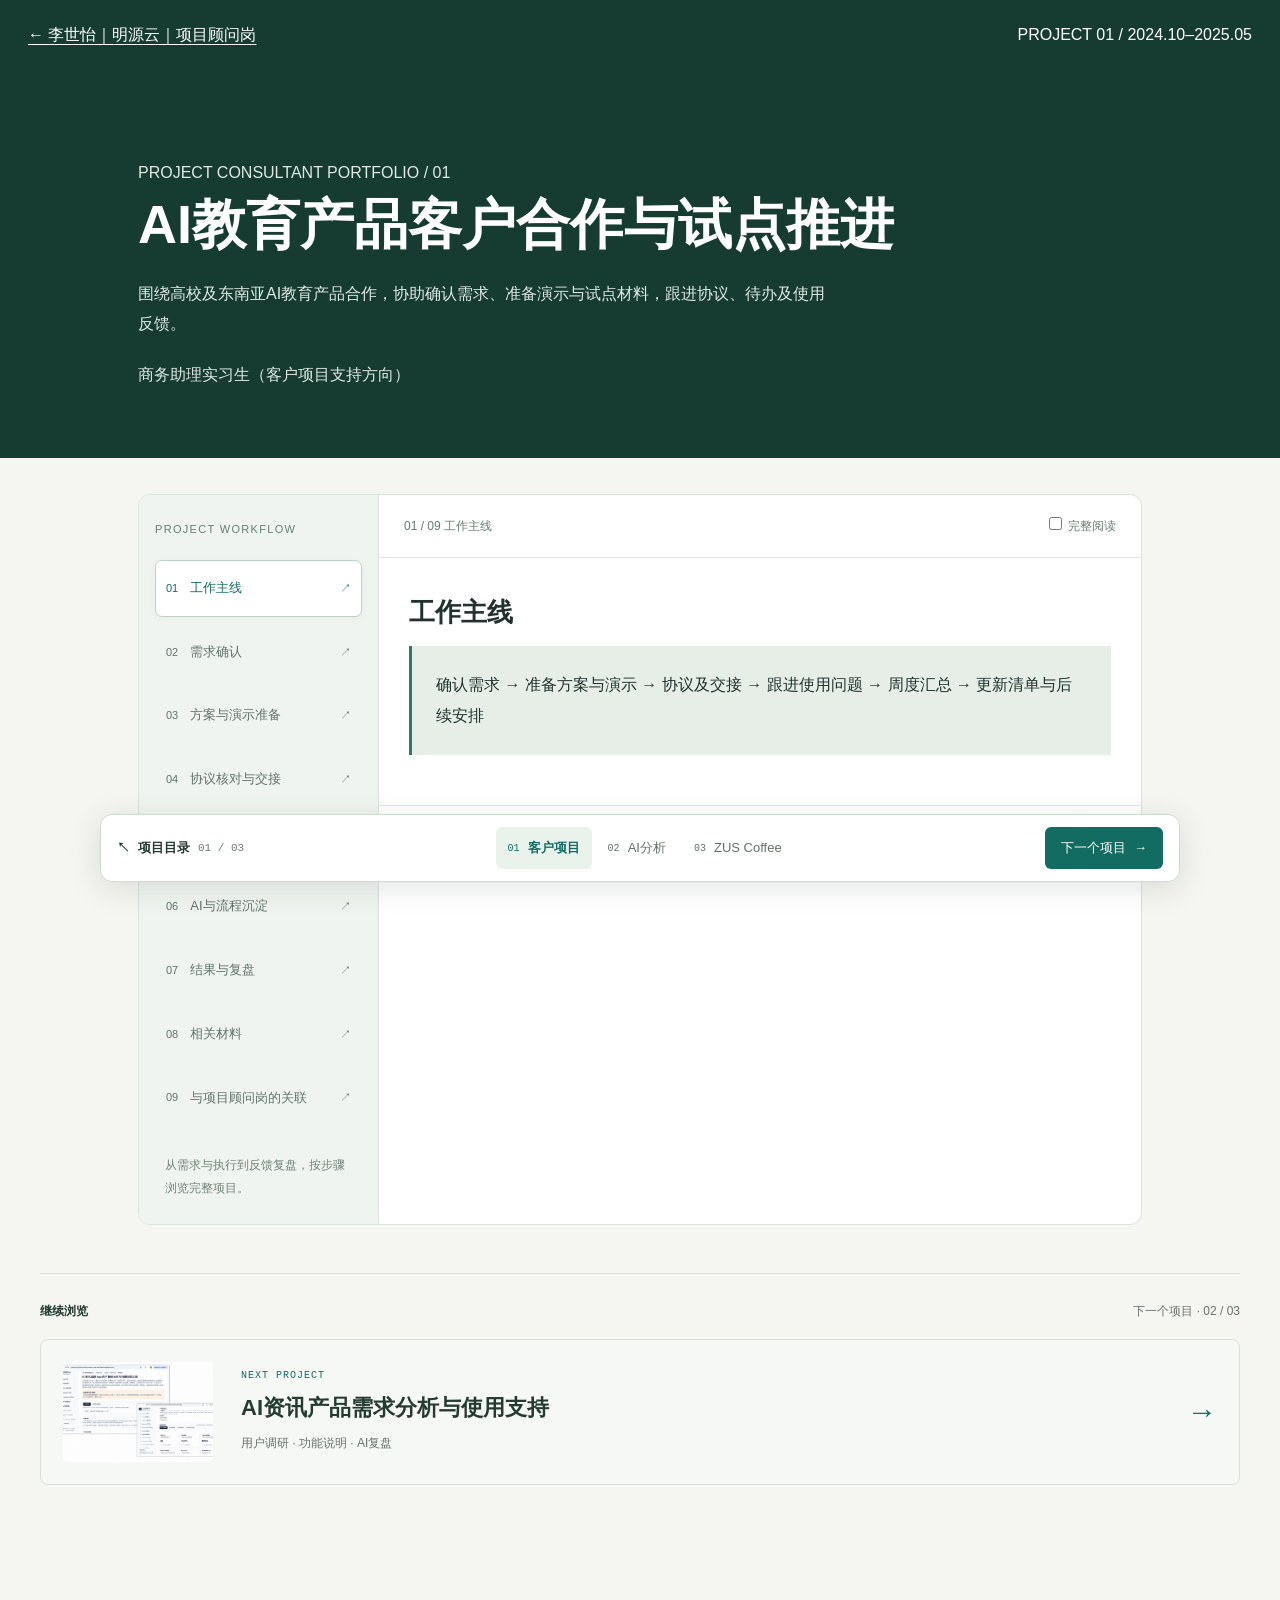
<file: docs/projects/ai-education-partnership/case_study.html>
<!doctype html><html lang="zh-CN"><head><meta charset="UTF-8"><meta name="viewport" content="width=device-width,initial-scale=1"><title>AI教育产品客户合作与试点推进｜李世怡｜明源云项目顾问岗</title><meta name="description" content="围绕高校及东南亚AI教育产品合作，协助确认需求、准备演示与试点材料，跟进协议、待办及使用反馈。"><style>
    :root {
      --ink: #202e2a; --forest: #163c32; --green: #08765d; --blue: #245bd0;
      --pink: #b23768; --gold: #996014; --yellow: #ffe083; --muted: #5c6c66;
      --line: #d8e1dc; --soft: #f3f6f4; --paper: #fff;
    }
    * { box-sizing: border-box; }
    html { scroll-behavior: smooth; scroll-padding-top: 88px; }
    body { margin: 0; color: var(--ink); background: var(--paper); font: 16px/1.75 Inter, -apple-system, BlinkMacSystemFont, "Segoe UI", "PingFang SC", "Microsoft YaHei", sans-serif; letter-spacing: 0; }
    h1, h2, h3, h4, p, figure { margin: 0; }
    h1, h2, h3, h4 { line-height: 1.4; letter-spacing: 0; text-wrap: balance; }
    p { overflow-wrap: anywhere; }
    a { color: inherit; text-underline-offset: 4px; }
    img { display: block; max-width: 100%; height: auto; }
    button { font: inherit; cursor: pointer; touch-action: manipulation; }
    button, a { -webkit-tap-highlight-color: transparent; }
    [hidden] { display: none !important; }
    :focus-visible { outline: 3px solid var(--pink); outline-offset: 5px; }
    .mono { font-family: "SFMono-Regular", Consolas, monospace; font-variant-numeric: tabular-nums; }
    .wrap { width: min(1180px, calc(100% - 64px)); margin-inline: auto; }
    .skip-link { position: fixed; z-index: 100; top: 8px; left: 12px; transform: translateY(-150%); padding: 8px 12px; background: #fff; }
    .skip-link:focus { transform: none; }
    .topbar { position: sticky; top: 0; z-index: 30; min-height: 64px; display: flex; align-items: center; justify-content: space-between; gap: 24px; padding: 0 max(32px, calc((100% - 1180px) / 2)); background: #163c32fa; color: #fff; border-bottom: 1px solid #ffffff26; }
    .brand { display: inline-flex; align-items: center; gap: 10px; text-decoration: none; font-size: 13px; font-weight: 700; white-space: nowrap; }
    .brand-mark { display: grid; place-items: center; width: 28px; height: 28px; border: 1px solid #ffffff80; border-radius: 50%; font-size: 11px; }
    .topnav { display: flex; gap: 22px; overflow: auto; scrollbar-width: none; }
    .topnav::-webkit-scrollbar { display: none; }
    .topnav a { display: inline-flex; align-items: center; flex-shrink: 0; min-height: 44px; color: #d1e2da; font-size: 12px; text-decoration: none; border-bottom: 2px solid transparent; }
    .topnav a:hover, .topnav a[aria-current="location"] { color: #fff; border-bottom-color: var(--yellow); }
    .topnav .privacy-link { color: var(--yellow); font-weight: 750; }
    .hero { position: relative; isolation: isolate; color: #fff; background: var(--forest); }
    .hero::before { content: ""; position: absolute; inset: 0; z-index: -1; background: linear-gradient(90deg, #102b24fa 0%, #102b24ec 43%, #102b2460 75%, #102b2438 100%), url("../../works/covers/ai-partnership.jpg") center / cover no-repeat; }
    .hero-inner { padding-block: 64px 54px; }
    .eyebrow { color: #ffdf8a; font-size: 11px; font-weight: 750; margin-bottom: 22px; }
    h1 { max-width: 790px; font-size: 56px; font-weight: 850; line-height: 1.22; }
    .hero-copy { max-width: 630px; margin-top: 25px; color: #e2eee7; font-size: 17px; line-height: 1.9; }
    .hero-meta { display: flex; flex-wrap: wrap; gap: 8px 24px; margin-top: 30px; color: #e0e9e3; font-size: 12px; }
    .hero-meta span { padding-left: 10px; border-left: 2px solid #ffdf8a; }
    .hero-foot { display: flex; justify-content: space-between; align-items: center; gap: 24px; margin-top: 38px; padding-top: 20px; border-top: 1px solid #ffffff40; }
    .hero-foot p { color: #d1e2da; font-size: 12px; }
    .hero-foot a { display: inline-flex; gap: 18px; align-items: center; min-height: 44px; color: #ffdf8a; font-size: 13px; font-weight: 700; text-decoration: none; }
    .confidential { background: var(--yellow); color: #362807; border-bottom: 1px solid #d9b759; scroll-margin-top: 0; }
    .confidential-inner { display: grid; grid-template-columns: 220px 1fr; gap: 40px; padding-block: 25px; align-items: center; }
    .confidential-label { display: block; font-size: 19px; line-height: 1.4; }
    .confidential-label small { display: block; margin-top: 7px; font-size: 10px; font-weight: 650; }
    .confidential-copy strong { display: block; font-size: 16px; }
    .confidential-copy p { margin-top: 5px; font-size: 12px; }
    .band { border-bottom: 1px solid var(--line); }
    .band.soft { background: var(--soft); }
    .section { padding-block: 76px; scroll-margin-top: 16px; }
    .section-head { display: grid; grid-template-columns: minmax(0, .85fr) minmax(0, 1.15fr); align-items: start; gap: 70px; margin-bottom: 36px; }
    .index { margin-bottom: 12px; color: var(--green); font-size: 11px; font-weight: 750; }
    h2 { font-size: 36px; font-weight: 800; }
    h3 { font-size: 21px; }
    .section-intro { padding-top: 3px; font-size: 15px; color: var(--muted); line-height: 1.95; }
    .section-intro p + p { margin-top: 12px; }
    .work-grid { display: grid; grid-template-columns: repeat(4, minmax(0, 1fr)); gap: 26px; }
    .work-item { --accent: var(--green); padding-top: 24px; border-top: 3px solid var(--accent); }
    .work-item:nth-child(2) { --accent: var(--blue); }
    .work-item:nth-child(3) { --accent: var(--pink); }
    .work-item:nth-child(4) { --accent: var(--gold); }
    .work-number { display: block; color: var(--accent); font: 42px/1.1 "SFMono-Regular", Consolas, monospace; margin-bottom: 19px; }
    .work-item p { margin-top: 12px; font-size: 13px; color: var(--muted); }
    .timeline { display: grid; grid-template-columns: repeat(4, minmax(0, 1fr)); gap: 22px; padding: 0; margin: 0; list-style: none; }
    .stage { --accent: var(--green); position: relative; min-width: 0; padding-top: 29px; }
    .stage:nth-child(2) { --accent: var(--blue); }
    .stage:nth-child(3) { --accent: var(--pink); }
    .stage:nth-child(4) { --accent: var(--gold); }
    .stage::before { content: ""; position: absolute; top: 0; left: 0; right: -22px; height: 3px; background: var(--accent); }
    .stage:last-child::before { right: 0; }
    .stage:not(:last-child)::after { content: "→"; position: absolute; top: -18px; right: -18px; color: var(--accent); background: var(--soft); font-size: 23px; padding-inline: 4px; }
    .stage-top { display: flex; align-items: center; justify-content: space-between; gap: 14px; color: var(--accent); }
    .stage-top strong { font: 48px/1 "SFMono-Regular", Consolas, monospace; }
    .stage-top span { font-size: 10px; font-weight: 750; }
    .stage h3 { font-size: 20px; margin-top: 22px; min-height: 57px; }
    .stage p { min-height: 80px; margin-top: 12px; color: var(--muted); font-size: 13px; }
    .stage-output { min-height: 88px; padding-block: 17px; margin-top: 16px; border-top: 1px solid var(--line); }
    .stage-output small { display: block; font-size: 10px; color: var(--muted); margin-bottom: 5px; }
    .stage-output strong { display: block; font-size: 12px; font-weight: 650; }
    .stage a { display: inline-flex; min-height: 44px; align-items: center; gap: 14px; font-size: 12px; color: var(--accent); text-decoration: none; border-bottom: 1px solid currentColor; }
    .stage a:hover { background: #e5ece8; }
    .collaboration-map { display: grid; grid-template-columns: minmax(0, .8fr) minmax(0, 1fr) minmax(0, 1.25fr); gap: 62px; align-items: center; padding-block: 24px; }
    .partner { position: relative; border-block: 2px solid var(--blue); padding-block: 27px; }
    .map-label { display: block; color: var(--blue); font-size: 10px; font-weight: 750; margin-bottom: 14px; }
    .partner h3 { font-size: 24px; }
    .partner p { color: var(--muted); font-size: 13px; margin-top: 12px; }
    .partner::after { content: "⇄"; position: absolute; right: -46px; top: 50%; transform: translateY(-50%); color: var(--green); font-size: 25px; }
    .my-role { position: relative; padding: 30px 26px; background: var(--forest); color: #fff; border-radius: 4px; }
    .my-role .map-label { color: #a7e6c8; }
    .my-role h3 { font-size: 25px; line-height: 1.5; }
    .my-role ul { list-style: none; margin: 22px 0 0; padding: 0; color: #d8e9df; font-size: 13px; }
    .my-role li { padding-block: 8px; border-top: 1px solid #ffffff2b; }
    .my-role::after { content: ""; position: absolute; width: 31px; height: 1px; right: -31px; top: 50%; background: #95aea0; }
    .teams { display: grid; gap: 12px; position: relative; }
    .teams::before { content: ""; position: absolute; left: -32px; top: 47px; bottom: 47px; border-left: 1px solid #95aea0; }
    .team { --accent: var(--blue); position: relative; display: grid; grid-template-columns: 35px 1fr; gap: 12px; min-height: 94px; align-items: center; padding: 15px 18px; background: var(--soft); border-left: 3px solid var(--accent); }
    .team:nth-child(2) { --accent: var(--green); }
    .team:nth-child(3) { --accent: var(--pink); }
    .team:nth-child(4) { --accent: var(--gold); }
    .team::before { content: ""; position: absolute; left: -32px; width: 29px; top: 50%; height: 1px; background: #95aea0; }
    .team > span { color: var(--accent); font-size: 12px; }
    .team h4 { font-size: 15px; }
    .team p { color: var(--muted); font-size: 12px; margin-top: 4px; }
    .map-note { margin-top: 22px; padding-top: 19px; border-top: 1px solid var(--line); color: var(--muted); font-size: 12px; }
    .followup-table { border-top: 2px solid var(--ink); }
    .followup-row { display: grid; grid-template-columns: .65fr 1.2fr 1.15fr; gap: 36px; align-items: baseline; padding: 23px 0; border-bottom: 1px solid var(--line); }
    .followup-row.header { padding-block: 12px; font-size: 11px; color: var(--muted); }
    .followup-row h3 { font-size: 16px; }
    .followup-row h3 span { font-size: 11px; color: var(--green); margin-right: 10px; }
    .followup-row p { font-size: 13px; color: var(--muted); }
    .followup-row p:last-child { color: var(--ink); }
    .followup-label { display: none; }
    .records { display: grid; grid-template-columns: repeat(3, minmax(0, 1fr)); gap: 30px; margin-top: 32px; }
    .record { padding-top: 16px; border-top: 3px solid var(--green); }
    .record:nth-child(2) { border-top-color: var(--blue); }
    .record:nth-child(3) { border-top-color: var(--pink); }
    .record h4 { font-size: 15px; }
    .record p { margin-top: 7px; font-size: 12px; color: var(--muted); }
    .evidence-notice { display: flex; align-items: baseline; gap: 24px; padding: 17px 22px; margin-bottom: 32px; color: #362807; background: var(--yellow); border-left: 4px solid #ae790b; }
    .evidence-notice strong { flex-shrink: 0; font-size: 14px; }
    .evidence-notice p { font-size: 12px; }
    .evidence-grid { display: grid; grid-template-columns: repeat(6, minmax(0, 1fr)); gap: 38px 26px; }
    .evidence { grid-column: span 2; min-width: 0; scroll-margin-top: 108px; }
    .evidence:nth-child(-n+2) { grid-column: span 3; }
    .evidence:target { outline: 3px solid var(--green); outline-offset: 10px; }
    .evidence-heading { display: flex; align-items: baseline; justify-content: space-between; gap: 12px; padding-bottom: 12px; }
    .evidence-heading span { font-size: 12px; color: var(--green); font-weight: 750; }
    .evidence-heading time { font-size: 11px; color: var(--muted); }
    .evidence-frame { display: block; position: relative; aspect-ratio: 4 / 3; overflow: hidden; background: #eef0ef; border: 1px solid var(--line); cursor: zoom-in; }
    .evidence:nth-child(-n+2) .evidence-frame { aspect-ratio: 1.9 / 1; }
    .evidence-frame img { width: 100%; height: 100%; object-fit: contain; }
    .evidence-frame:hover { outline: 3px solid var(--green); outline-offset: -3px; }
    .evidence figcaption { margin-top: 16px; padding-top: 15px; border-top: 1px solid var(--line); }
    .evidence figcaption strong { display: block; font-size: 16px; }
    .evidence figcaption p { font-size: 12px; color: var(--muted); margin-top: 7px; }
    .outcomes-band { color: #fff; background: var(--forest); }
    .outcomes-band .index { color: #a7e6c8; }
    .outcomes-band .section-intro { color: #d1e2d9; }
    .outcome-grid { display: grid; grid-template-columns: repeat(3, minmax(0, 1fr)); border-block: 1px solid #ffffff42; }
    .outcome { padding: 30px 28px; }
    .outcome:first-child { padding-left: 0; }
    .outcome + .outcome { border-left: 1px solid #ffffff42; }
    .outcome span { font-size: 10px; color: #ffdf8a; }
    .outcome h3 { font-size: 23px; margin-top: 26px; }
    .outcome p { font-size: 13px; margin-top: 12px; color: #d1e2d9; }
    .signing-evidence { width: min(820px, 100%); margin: 32px auto 0; }
    .signing-evidence .evidence-frame { aspect-ratio: 1188 / 573; border-color: #ffffff42; }
    .signing-evidence figcaption { padding-top: 14px; }
    .signing-evidence figcaption strong { font-size: 16px; }
    .signing-evidence figcaption p { margin-top: 4px; color: #d1e2d9; font-size: 13px; }
    .contribution { display: flex; gap: 26px; margin-top: 30px; align-items: baseline; }
    .contribution strong { flex-shrink: 0; color: #ffdf8a; font-size: 13px; }
    .contribution p { color: #d1e2d9; font-size: 13px; }
    .footer { padding-block: 26px; color: var(--muted); font-size: 11px; }
    .footer .wrap { display: flex; align-items: center; justify-content: space-between; gap: 20px; }
    .footer a { display: inline-flex; align-items: center; min-height: 44px; color: var(--green); font-weight: 700; }
    .lightbox { width: min(1320px, calc(100% - 40px)); max-width: none; height: min(920px, calc(100dvh - 40px)); max-height: none; margin: auto; padding: 0; border: 1px solid #ffffff4a; border-radius: 6px; background: #172a23; color: #fff; }
    .lightbox::backdrop { background: #081510e8; }
    .lightbox[open] { display: grid; grid-template-rows: auto auto minmax(0, 1fr) auto; }
    .lightbox-head { display: flex; align-items: center; justify-content: space-between; gap: 18px; padding: 12px 18px; }
    .lightbox-head h2 { font-size: 16px; }
    .icon-button { display: grid; place-items: center; width: 44px; height: 44px; flex-shrink: 0; padding: 0; border: 1px solid #ffffff55; border-radius: 4px; background: transparent; color: #fff; font-size: 25px; }
    .icon-button:hover:not(:disabled) { background: #ffffff20; }
    .icon-button:disabled { opacity: .3; cursor: default; }
    .lightbox-disclosure { padding: 8px 18px; color: #362807; background: var(--yellow); font-size: 12px; font-weight: 650; }
    .lightbox-visual { min-height: 0; display: grid; place-items: center; padding: 14px; }
    .lightbox-visual img { width: 100%; height: 100%; min-height: 0; object-fit: contain; }
    .lightbox-footer { display: grid; grid-template-columns: 44px minmax(0, 1fr) 44px; gap: 18px; align-items: center; padding: 12px 18px; border-top: 1px solid #ffffff30; }
    .lightbox-caption { min-width: 0; text-align: center; }
    .lightbox-caption p { color: #d1e2d9; font-size: 12px; }
    .lightbox-caption a { display: inline-flex; align-items: center; min-height: 32px; font-size: 11px; color: #ffdf8a; }
    @media (max-width: 1000px) {
      h1 { font-size: 48px; max-width: 720px; } h2 { font-size: 32px; }
      .topnav { gap: 16px; } .brand { font-size: 12px; }
      .section-head { gap: 36px; }
      .confidential-inner { grid-template-columns: 190px 1fr; gap: 26px; }
      .work-grid { gap: 22px; } .work-item h3 { font-size: 19px; }
      .timeline { gap: 18px; } .stage::before { right: -18px; }
      .stage h3 { font-size: 18px; min-height: 51px; } .stage p { min-height: 104px; }
      .collaboration-map { gap: 42px; } .partner::after { right: -34px; }
      .my-role { padding: 24px 20px; } .my-role h3 { font-size: 22px; }
      .my-role::after { right: -21px; width: 21px; } .teams::before { left: -22px; }
      .team { padding-inline: 14px; grid-template-columns: 24px 1fr; gap: 8px; }
      .team::before { width: 19px; left: -22px; }
      .evidence-grid { gap: 30px 22px; } .evidence { grid-column: span 3; }
      .outcome h3 { font-size: 21px; } .outcome { padding-inline: 20px; }
    }
    @media (max-width: 760px) {
      html { scroll-padding-top: 104px; }
      .wrap { width: calc(100% - 36px); }
      .topbar { flex-direction: column; align-items: stretch; gap: 0; padding: 12px 18px 0; }
      .brand { font-size: 12px; } .brand-mark { width: 24px; height: 24px; }
      .topnav { width: 100%; gap: 21px; } .topnav a { font-size: 11px; }
      .hero-inner { padding-block: 38px 28px; }
      .hero::before { background-image: linear-gradient(90deg, #102b24ef 0%, #102b24e0 50%, #102b2490 100%), url("../../works/covers/ai-partnership.jpg"); background-position: center, 62% center; }
      h1 { font-size: 34px; line-height: 1.3; }
      .eyebrow { font-size: 10px; margin-bottom: 16px; }
      .hero-copy { font-size: 14px; margin-top: 20px; }
      .hero-meta { margin-top: 20px; gap: 8px 18px; font-size: 10px; }
      .hero-foot { margin-top: 25px; padding-top: 12px; gap: 16px; }
      .hero-foot p { max-width: 190px; font-size: 10px; } .hero-foot a { font-size: 11px; gap: 8px; flex-shrink: 0; }
      .confidential-inner { grid-template-columns: 1fr; padding-block: 21px; gap: 12px; }
      .confidential-label { font-size: 18px; }
      .confidential-label small { display: none; }
      .confidential-copy strong { font-size: 14px; } .confidential-copy p { font-size: 11px; }
      .section { padding-block: 50px; }
      .section-head { grid-template-columns: 1fr; gap: 18px; margin-bottom: 28px; }
      .section-intro { font-size: 14px; } h2 { font-size: 29px; }
      .index { font-size: 10px; margin-bottom: 10px; }
      .work-grid { grid-template-columns: repeat(2, minmax(0, 1fr)); gap: 28px 24px; }
      .work-item { padding-top: 17px; } .work-number { font-size: 33px; margin-bottom: 12px; }
      .work-item h3 { font-size: 19px; } .work-item p { font-size: 12px; margin-top: 8px; }
      .timeline { grid-template-columns: 1fr; gap: 0; }
      .stage { padding: 0 0 30px 63px; margin-left: 9px; border-left: 2px solid var(--accent); }
      .stage:last-child { padding-bottom: 0; }
      .stage::before { display: none; }
      .stage:not(:last-child)::after { content: "↓"; left: -11px; right: auto; top: auto; bottom: 5px; padding: 0; font-size: 22px; }
      .stage-top strong { position: absolute; left: 15px; top: 3px; font-size: 25px; }
      .stage-top span { font-size: 10px; }
      .stage h3 { margin-top: 7px; font-size: 20px; min-height: 0; }
      .stage p { min-height: 0; margin-top: 10px; font-size: 13px; }
      .stage-output { min-height: 0; padding-block: 12px 0; margin-top: 12px; }
      .stage a { margin-top: 8px; font-size: 11px; }
      .collaboration-map { grid-template-columns: 1fr; gap: 38px; padding: 0; }
      .partner { padding-block: 19px; } .partner h3 { font-size: 23px; }
      .map-label { margin-bottom: 10px; }
      .partner::after { content: "↕"; top: auto; bottom: -36px; left: 28px; right: auto; transform: none; }
      .my-role { padding: 24px; } .my-role h3 { font-size: 24px; }
      .my-role h3 br { display: none; }
      .my-role ul { display: flex; flex-wrap: wrap; gap: 8px 22px; margin-top: 15px; }
      .my-role li { font-size: 12px; }
      .my-role::after { top: 100%; right: auto; left: 40px; width: 1px; height: 38px; }
      .teams { margin-left: 62px; }
      .teams::before { top: 0; left: -22px; bottom: 47px; }
      .team { grid-template-columns: 25px 1fr; min-height: 94px; padding: 15px 13px; }
      .team h4 { font-size: 14px; } .team p { font-size: 11px; }
      .map-note { margin-top: 25px; font-size: 11px; }
      .followup-row { grid-template-columns: 1fr; gap: 10px; padding-block: 22px; }
      .followup-row.header { display: none; }
      .followup-row p { display: grid; grid-template-columns: 68px 1fr; gap: 15px; font-size: 12px; }
      .followup-label { display: inline; color: var(--muted); font-size: 11px; }
      .records { grid-template-columns: 1fr; gap: 20px; }
      .record { display: grid; grid-template-columns: 100px 1fr; gap: 18px; }
      .record h4 { font-size: 14px; } .record p { margin: 0; }
      .evidence-notice { display: block; padding: 15px 17px; margin-bottom: 27px; }
      .evidence-notice p { margin-top: 6px; font-size: 11px; }
      .evidence-grid { grid-template-columns: 1fr; gap: 30px; }
      .evidence, .evidence:nth-child(-n+2) { grid-column: auto; }
      .evidence-heading { padding-bottom: 9px; }
      .evidence figcaption { margin-top: 12px; padding-top: 12px; }
      .outcome-grid { grid-template-columns: 1fr; }
      .outcome, .outcome:first-child { padding: 23px 0; }
      .outcome + .outcome { border-left: 0; border-top: 1px solid #ffffff42; }
      .outcome h3 { margin-top: 10px; font-size: 23px; } .outcome p { margin-top: 8px; }
      .contribution { display: block; margin-top: 25px; } .contribution p { margin-top: 10px; font-size: 12px; }
      .footer .wrap { flex-direction: column; align-items: flex-start; gap: 5px; }
      .lightbox { width: calc(100% - 16px); height: calc(100dvh - 24px); }
      .lightbox-head { padding: 10px 12px; gap: 12px; } .lightbox-head h2 { font-size: 14px; }
      .lightbox-disclosure { padding: 8px 12px; font-size: 11px; }
      .lightbox-visual { padding: 8px; }
      .lightbox-footer { gap: 10px; padding: 12px; } .lightbox-caption p { font-size: 11px; }
    }
    @media (prefers-reduced-motion: reduce) { html { scroll-behavior: auto; } }
  
body{background:#f5f5f1;color:#20312e;font:16px/1.9 -apple-system,BlinkMacSystemFont,"PingFang SC",sans-serif} .case-wrap{max-width:1060px;margin:auto;padding:0 28px}.case-top{background:#163c32;color:white;padding:20px 28px;display:flex;justify-content:space-between;gap:20px;flex-wrap:wrap}.case-top a{color:inherit}.case-hero{background:#163c32;color:white;padding:68px 0}.case-hero h1{font-size:clamp(30px,5vw,54px);line-height:1.3;max-width:900px}.case-hero p{max-width:700px;margin-top:20px;color:#e0e9e3}.case-section{padding:38px 0;border-bottom:1px solid #d2dcd5}.case-section h2{font-size:27px;margin-bottom:16px}.label{font-size:12px;color:#658277;letter-spacing:.14em}.loop{padding:24px;background:#e7eee8;border-left:3px solid #327861}.evidence-grid{display:grid;grid-template-columns:repeat(2,minmax(0,1fr));gap:24px;margin-top:24px}.evidence-grid img{width:100%;height:340px;object-fit:contain;background:white}.evidence-grid figure{margin:0}.evidence-grid figcaption,.note{font-size:13px;color:#62746c}.project-nav{display:flex;flex-wrap:wrap;gap:20px;padding:35px 0}.cta{display:inline-block;margin:20px 0;background:#163c32;color:white;padding:12px 20px}.proof{padding:24px;border:1px solid #cbd7cf;background:white}@media(max-width:640px){.evidence-grid{grid-template-columns:1fr}.case-hero{padding:40px 0}.case-top{font-size:13px}.evidence-grid img{height:280px}}</style><link rel="stylesheet" href="../project-navigation.css"><link rel="stylesheet" href="../case-workflow.css"></head><body><header class="case-top"><a href="../../index.html">← 李世怡｜明源云｜项目顾问岗</a><span>PROJECT 01 / 2024.10–2025.05</span></header><main><div class="case-hero"><div class="case-wrap"><p>PROJECT CONSULTANT PORTFOLIO / 01</p><h1>AI教育产品客户合作与试点推进</h1><p>围绕高校及东南亚AI教育产品合作，协助确认需求、准备演示与试点材料，跟进协议、待办及使用反馈。</p><p>商务助理实习生（客户项目支持方向）</p></div></div><div class="case-wrap"><section class="case-section"><h2>工作主线</h2><p class="loop">确认需求 → 准备方案与演示 → 协议及交接 → 跟进使用问题 → 周度汇总 → 更新清单与后续安排</p></section><section id="step-0" class="case-section"><p class="label">01 / PROCESS</p><h2>需求确认</h2><p>通过邮件及会议梳理高校客户需求、试用安排与合作条件，建立客户台账，记录沟通要点和待办事项。先明确客户要解决的问题，再为方案讨论准备产品信息。</p></section><section id="step-1" class="case-section"><p class="label">02 / PROCESS</p><h2>方案与演示准备</h2><p>根据已确认的需求准备产品介绍及合作方案；会前确认参会人员、演示账号与培训材料，支持产品演示、试点及合作会议。将客户关注点带入演示与讨论。</p></section><section id="step-2" class="case-section"><p class="label">03 / PROCESS</p><h2>协议核对与交接</h2><p>核对合作协议的主体信息、服务范围、双方分工及付款节点，汇总修改意见并跟进版本确认；对接业务与财务完成审批、盖章及归档，支持协议签署与项目交接。</p></section><section id="step-3" class="case-section"><p class="label">04 / PROCESS</p><h2>待办跟踪</h2><p>会后整理纪要，明确事项负责人及完成时间；协调产品团队处理使用问题，每周汇总进展和未完成事项，使沟通结果进入后续行动。</p></section><section id="step-4" class="case-section"><p class="label">05 / PROCESS</p><h2>AI与流程沉淀</h2><p>利用AI梳理客户跟进和资料准备中的重复步骤，经人工核对后整理为SOP、检查清单与常用模板。将反复出现的资料要求和问题纳入后续准备。</p></section><section class="case-section"><h2>结果与复盘</h2><p>将客户沟通、演示试用、协议核对与项目交接串联起来，通过会议纪要和每周进展汇总跟进待办，并沉淀SOP、检查清单与常用模板，支持后续项目按统一流程推进。</p></section><section class="case-section"><h2>相关材料</h2><p class="note">保留参考站已有材料；图片用于展示相应场景，品牌资料不代表全部由本人独立制作。流程表述按本版简历整理，未展示客户内部明细。</p><div class="evidence-grid"><figure><a href="../../works/covers/education-pilot.png" target="_blank" rel="noopener"><img src="../../works/covers/education-pilot.png" alt="高校交流场景" loading="lazy"></a><figcaption>高校交流场景</figcaption></figure><figure><a href="assets/evidence-latest-01.jpg" target="_blank" rel="noopener"><img src="assets/evidence-latest-01.jpg" alt="初步信息同步记录" loading="lazy"></a><figcaption>初步信息同步记录</figcaption></figure><figure><a href="assets/evidence-latest-04.jpg" target="_blank" rel="noopener"><img src="assets/evidence-latest-04.jpg" alt="文件发送与流程跟进记录" loading="lazy"></a><figcaption>文件发送与流程跟进记录</figcaption></figure></div></section><section class="case-section"><h2>与项目顾问岗的关联</h2><p>从业务信息中明确任务，配合准备材料与执行，记录反馈并跟进下一步。保留项目原有业务背景，体现可迁移的需求理解、沟通协同与问题跟进能力。</p></section></div></main><script src="../case-workflow.js"></script><script src="../project-navigation.js"></script></body></html>
</file>
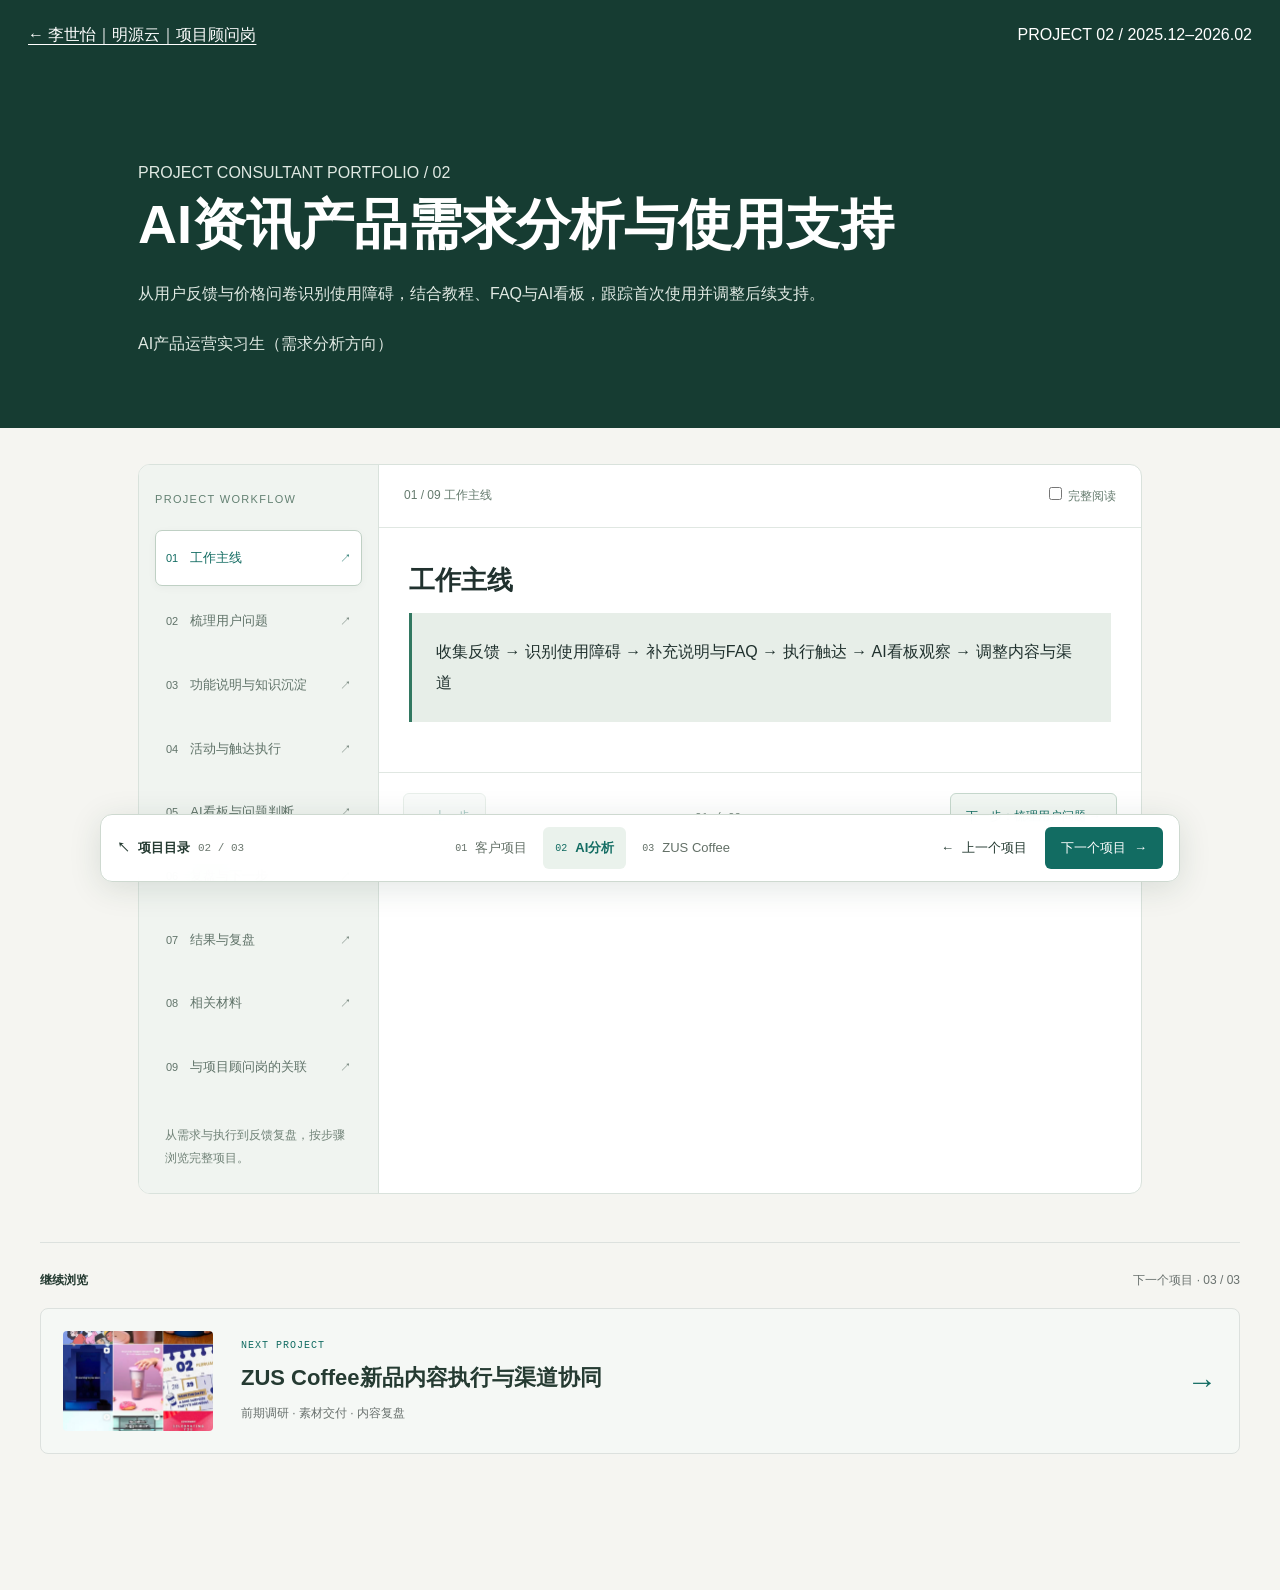
<file: docs/projects/ai-news-dashboard/case_study.html>
<!doctype html><html lang="zh-CN"><head><meta charset="UTF-8"><meta name="viewport" content="width=device-width,initial-scale=1"><title>AI资讯产品需求分析与使用支持｜李世怡｜明源云项目顾问岗</title><meta name="description" content="从用户反馈与价格问卷识别使用障碍，结合教程、FAQ与AI看板，跟踪首次使用并调整后续支持。"><style>
    :root {
      --navy: #18242c; --navy-2: #21343d; --blue: #175bd4; --cyan: #087e79;
      --pink: #b63668; --green: #277c54; --orange: #d96c32; --gold: #f0c552;
      --ink: #18242c; --muted: #5e6978; --line: #dce2e8; --soft: #f4f6f8; --paper: #fff;
    }
    * { box-sizing: border-box; }
    html { scroll-behavior: smooth; scroll-padding-top: 88px; }
    body { margin: 0; color: var(--ink); background: #fff; font: 16px/1.7 Inter, -apple-system, BlinkMacSystemFont, "Segoe UI", "PingFang SC", "Microsoft YaHei", sans-serif; letter-spacing: 0; }
    h1, h2, h3, h4, p, figure { margin: 0; }
    h1, h2, h3, h4 { letter-spacing: 0; text-wrap: balance; }
    p { overflow-wrap: anywhere; }
    a { color: inherit; text-underline-offset: 4px; }
    img { display: block; width: 100%; height: auto; }
    [hidden] { display: none !important; }
    button { font: inherit; cursor: pointer; touch-action: manipulation; }
    button, a { -webkit-tap-highlight-color: transparent; }
    :focus-visible { outline: 3px solid var(--orange); outline-offset: 5px; }
    .mono { font-family: "SFMono-Regular", Consolas, monospace; font-variant-numeric: tabular-nums; }
    .skip-link { position: fixed; left: 12px; top: 8px; z-index: 100; transform: translateY(-160%); padding: 8px 12px; background: #fff; }
    .skip-link:focus { transform: none; }
    .report, .hero-inner, .metric-strip { width: min(1180px, calc(100% - 64px)); margin-inline: auto; }
    .site-nav { position: sticky; top: 0; z-index: 50; min-height: 64px; padding: 0 max(32px, calc((100% - 1180px) / 2)); display: flex; align-items: center; justify-content: space-between; gap: 24px; color: #fff; background: #18242cf7; border-bottom: 1px solid #ffffff25; backdrop-filter: blur(12px); }
    .nav-brand { display: inline-flex; gap: 10px; align-items: center; text-decoration: none; white-space: nowrap; font-size: 14px; font-weight: 750; }
    .brand-mark { display: grid; place-items: center; border: 1px solid #ffffff70; width: 28px; height: 28px; border-radius: 50%; font-size: 11px; }
    .nav-links { display: flex; align-items: center; gap: 22px; min-width: 0; overflow: auto; scrollbar-width: none; }
    .nav-links::-webkit-scrollbar { display: none; }
    .nav-links a { flex-shrink: 0; min-height: 44px; display: inline-flex; align-items: center; border-bottom: 2px solid transparent; text-decoration: none; color: #cad3d9; font-size: 12px; }
    .nav-links a:hover, .nav-links a.active { color: #fff; border-bottom-color: var(--gold); }
    .nav-links .nav-action { color: #f0d48b; }
    .hero { position: relative; isolation: isolate; overflow: hidden; min-height: 470px; display: flex; align-items: center; color: #fff; background: #18242c; }
    .hero::before { content: ""; position: absolute; inset: 0; z-index: -1; background: linear-gradient(90deg, #18242c 0%, #18242cee 46%, #18242c40 100%), url("event-materials/03-awareness.jpg") right 40% / auto 160% no-repeat; }
    .hero-inner { padding-block: 62px; }
    .eyebrow { color: #f0d48b; font-size: 12px; font-weight: 750; margin-bottom: 22px; }
    h1 { max-width: 950px; font-size: 60px; font-weight: 850; line-height: 1.2; }
    .hero-copy { max-width: 740px; margin-top: 24px; font-size: 18px; color: #e1e7eb; line-height: 1.85; }
    .hero-meta { display: flex; flex-wrap: wrap; gap: 8px 22px; margin-top: 28px; font-size: 12px; color: #ced8df; }
    .hero-meta span { border-left: 2px solid #f0c552; padding-left: 10px; }
    .snapshot { border-bottom: 1px solid var(--line); }
    .metric-strip { display: grid; grid-template-columns: repeat(4, minmax(0, 1fr)); }
    .metric { min-width: 0; padding: 27px 22px; border-right: 1px solid var(--line); }
    .metric:first-child { padding-left: 0; }
    .metric:last-child { border: 0; }
    .metric-label { display: block; font-size: 10px; color: var(--muted); font-weight: 700; }
    .metric strong { display: flex; align-items: center; min-height: 58px; font-size: 25px; line-height: 1.3; }
    .metric strong.mono { font-size: 46px; color: var(--blue); }
    .metric p { font-size: 11px; color: var(--muted); }
    .band { background: var(--paper); border-bottom: 1px solid var(--line); }
    .band.soft { background: var(--soft); }
    .band.dark { background: var(--navy); color: #fff; }
    .section { padding: 76px 0; scroll-margin-top: 16px; }
    .section-head { display: grid; grid-template-columns: minmax(0, .8fr) minmax(0, 1.2fr); gap: 64px; margin-bottom: 38px; align-items: start; }
    .kicker { color: var(--blue); font-size: 11px; font-weight: 750; margin-bottom: 14px; }
    h2 { font-size: 36px; line-height: 1.3; font-weight: 800; }
    h3 { font-size: 21px; line-height: 1.45; }
    h4 { font-size: 16px; line-height: 1.5; }
    .section-lead { font-size: 16px; color: var(--muted); line-height: 1.9; padding-top: 2px; }
    .dark .kicker { color: #77d9c9; }
    .dark .section-lead { color: #ccd7dd; }
    .work-route { display: grid; grid-template-columns: repeat(4, minmax(0, 1fr)); padding: 0; list-style: none; margin: 0; gap: 28px; }
    .work-route li { position: relative; padding: 24px 0 0; border-top: 3px solid var(--step-color); }
    .work-route li:not(:last-child)::after { content: "→"; position: absolute; right: -24px; top: -17px; background: #fff; padding-inline: 5px; color: var(--muted); font-size: 20px; }
    .route-number { display: block; margin-bottom: 14px; font: 48px/1 "SFMono-Regular", Consolas, monospace; color: var(--step-color); }
    .work-route h3 { margin-bottom: 12px; }
    .work-route p { min-height: 60px; color: var(--muted); font-size: 13px; }
    .route-output { display: block; margin-top: 20px; padding-top: 12px; border-top: 1px solid var(--line); color: var(--step-color); font-size: 12px; font-weight: 650; }
    .test-toolbar { display: flex; justify-content: space-between; gap: 16px; align-items: center; margin-bottom: 20px; flex-wrap: wrap; }
    .test-tabs { display: flex; width: 324px; padding: 4px; border: 1px solid #cbd4dc; border-radius: 6px; background: #fff; }
    .test-tabs button { flex: 1; min-width: 0; min-height: 40px; padding: 7px; border: 0; border-radius: 3px; background: transparent; color: var(--muted); font-size: 13px; white-space: nowrap; }
    .test-tabs button[aria-selected="true"] { color: #fff; background: var(--navy); }
    .test-tabs button:hover:not([aria-selected="true"]) { background: var(--soft); }
    .evidence-label { color: #76542b; font-size: 12px; }
    #test-panel { outline-offset: 7px; }
    .test-pair { display: grid; grid-template-columns: repeat(2, minmax(0, 1fr)); gap: 24px; }
    .test-version { --test-accent: var(--blue); overflow: hidden; padding: 26px; border: 1px solid var(--line); border-top: 4px solid var(--test-accent); background: #fff; border-radius: 6px; min-width: 0; }
    .version-b { --test-accent: var(--cyan); }
    .test-version header { display: flex; align-items: center; gap: 16px; }
    .version-letter { color: var(--test-accent); font: 54px/1 "SFMono-Regular", Consolas, monospace; }
    .version-caption { font-size: 11px; color: var(--muted); }
    .test-version h3 { font-size: 19px; }
    .test-creative { min-height: 194px; margin-top: 24px; padding: 22px 0; border-top: 1px solid var(--line); border-bottom: 1px solid var(--line); }
    .creative-label { display: block; font-size: 10px; color: var(--muted); margin-bottom: 22px; }
    .test-creative > p { font-size: 26px; line-height: 1.5; max-width: 470px; font-weight: 700; color: var(--test-accent); text-wrap: balance; }
    .version-note { min-height: 42px; margin-top: 18px; color: var(--muted); font-size: 12px; }
    .cover-example { height: 140px; object-fit: contain; object-position: left; margin-top: 16px; }
    .cover-mode .test-creative { min-height: 360px; }
    .comparison-criteria { display: grid; grid-template-columns: .8fr 1.05fr 1.15fr; margin-top: 22px; gap: 28px; }
    .comparison-criteria > div { padding-top: 15px; border-top: 1px solid #cdd5dd; min-width: 0; }
    .comparison-criteria span { display: block; color: var(--muted); font-size: 11px; margin-bottom: 6px; }
    .comparison-criteria strong { display: block; font-size: 13px; font-weight: 600; }
    .provenance { font-size: 11px; color: var(--muted); margin-top: 24px; }
    .channel-map { display: grid; grid-template-columns: minmax(0, .8fr) minmax(0, 1.4fr) minmax(0, .8fr); align-items: center; gap: 52px; padding: 32px 0; }
    .map-label { display: block; font-size: 11px; margin-bottom: 15px; }
    .channel-source, .channel-destination { border-block: 3px solid var(--blue); padding: 28px 0; }
    .channel-source p, .channel-destination p, .review-center p { margin-top: 12px; font-size: 12px; color: var(--muted); }
    .channel-source .map-label { color: var(--blue); }
    .channel-destination { border-color: var(--cyan); }
    .channel-destination .map-label { color: var(--cyan); }
    .channel-lanes { display: grid; gap: 14px; position: relative; }
    .channel-lanes::before, .channel-lanes::after { content: ""; position: absolute; top: 24px; bottom: 24px; width: 25px; border: 1px solid #b4c3d0; }
    .channel-lanes::before { left: -26px; border-right: 0; }
    .channel-lanes::after { right: -26px; border-left: 0; }
    .channel-lane { --lane-color: var(--blue); padding: 19px 22px; border-left: 4px solid var(--lane-color); background: var(--soft); }
    .channel-lane:nth-child(2) { --lane-color: var(--pink); }
    .channel-lane:nth-child(3) { --lane-color: var(--cyan); }
    .channel-lane strong { display: block; font-size: 16px; color: var(--lane-color); }
    .channel-lane span { display: block; font-size: 12px; color: var(--muted); margin-top: 5px; }
    .subsection-heading { display: flex; align-items: baseline; justify-content: space-between; flex-wrap: wrap; gap: 10px 24px; margin: 48px 0 24px; }
    .subsection-heading span { font-size: 11px; color: var(--muted); }
    .creator-route { display: grid; grid-template-columns: repeat(4, minmax(0, 1fr)); gap: 24px; padding: 0; margin: 0; list-style: none; }
    .creator-route li { display: flex; gap: 12px; border-top: 1px solid var(--line); padding-top: 22px; }
    .creator-route li > span { color: var(--blue); font: 13px/24px "SFMono-Regular", Consolas, monospace; }
    .creator-route p { color: var(--muted); font-size: 12px; margin-top: 9px; }
    .field-evidence { display: grid; grid-template-columns: minmax(0, 2fr) minmax(0, 1fr); gap: 28px; align-items: start; }
    .event-visual { background: #e5e9ed; overflow: hidden; }
    .event-visual img { width: 100%; height: 420px; object-fit: contain; }
    .event-evidence figcaption, .campaign-material figcaption { display: grid; grid-template-columns: 26px 1fr; gap: 10px; margin-top: 15px; padding-top: 14px; border-top: 1px solid #cdd5dd; }
    figcaption b { color: var(--blue); font-size: 11px; }
    figcaption strong { display: block; font-size: 14px; }
    figcaption span { display: block; font-size: 12px; color: var(--muted); margin-top: 4px; }
    .journey-materials { margin-top: 48px; padding-top: 32px; border-top: 1px solid #cdd5dd; scroll-margin-top: 120px; }
    .materials-credit { margin-top: 12px; color: #111; font-size: 14px; font-weight: 700; }
    .materials-intro { max-width: 820px; margin-top: 12px; color: var(--muted); font-size: 14px; }
    .material-group { margin-top: 32px; }
    .material-group + .material-group { margin-top: 38px; padding-top: 28px; border-top: 1px solid #cdd5dd; }
    .material-group-head { display: flex; align-items: baseline; gap: 12px; margin-bottom: 22px; }
    .material-group-head > span { color: var(--cyan); font: 12px/1.5 "SFMono-Regular", Consolas, monospace; }
    .material-group-head h4 { font-size: 18px; }
    .journey-material-grid { display: grid; grid-template-columns: repeat(4, minmax(0, 1fr)); gap: 22px; }
    .campaign-material { min-width: 0; }
    .campaign-material-visual { width: 100%; max-width: 210px; height: 260px; margin-inline: auto; }
    .campaign-material-visual img { height: 100%; object-fit: contain; }
    .campaign-material figcaption { grid-template-columns: 22px minmax(0, 1fr); gap: 8px; }
    .campaign-material figcaption span { font-size: 13px; line-height: 1.75; }
    .event-visual a, .campaign-material-visual a { display: block; height: 100%; }
    .event-visual a:hover, .campaign-material-visual a:hover { outline: 3px solid var(--cyan); outline-offset: -3px; }
    .campaign-material-visual a { cursor: zoom-in; }
    .material-lightbox { width: min(880px, calc(100% - 32px)); max-height: calc(100dvh - 32px); padding: 0; border: 0; border-radius: 6px; background: #fff; color: var(--ink); overflow: hidden; }
    .material-lightbox::backdrop { background: #101a24c7; }
    .material-lightbox header { display: flex; align-items: center; justify-content: space-between; gap: 16px; min-height: 64px; padding: 10px 16px 10px 24px; border-bottom: 1px solid var(--line); }
    .material-lightbox h2 { font-size: 16px; line-height: 1.5; }
    .material-close { flex: 0 0 44px; width: 44px; height: 44px; display: grid; place-items: center; padding: 0; border: 0; border-radius: 4px; background: var(--soft); color: var(--ink); font-size: 28px; line-height: 1; }
    .material-close:hover { background: #e5e9ed; }
    .material-lightbox-body { max-height: calc(100dvh - 112px); overflow: auto; padding: 16px; }
    .material-lightbox-body img { width: auto; max-width: 100%; max-height: calc(100dvh - 144px); margin-inline: auto; object-fit: contain; }
    .review-map { display: grid; grid-template-columns: minmax(0, 1fr) minmax(0, 1.2fr) minmax(0, 1fr); align-items: center; gap: 52px; padding: 32px 0; }
    .review-inputs, .review-outputs { display: grid; gap: 16px; }
    .review-inputs > div, .review-outputs > div { position: relative; padding: 18px; background: var(--soft); border-left: 3px solid var(--blue); }
    .review-inputs > div::after { content: "→"; position: absolute; right: -35px; top: 50%; transform: translateY(-50%); color: #80909d; }
    .review-outputs > div { border-left-color: var(--cyan); }
    .review-outputs > div::before { content: "→"; position: absolute; left: -36px; top: 50%; transform: translateY(-50%); color: #80909d; }
    .review-inputs span, .review-outputs span { font-size: 14px; font-weight: 650; }
    .review-inputs p, .review-outputs p { margin-top: 6px; font-size: 12px; color: var(--muted); }
    .review-center { background: var(--navy); color: #fff; padding: 35px 28px; }
    .review-center .map-label { color: #f0d48b; }
    .review-center h3 { font-size: 23px; }
    .review-center p { color: #d2dce2; }
    .measurement-flow { display: grid; grid-template-columns: repeat(3, minmax(0, 1fr)); gap: 26px; }
    .measurement-flow > div { position: relative; padding: 20px 0; border-block: 1px solid var(--line); }
    .measurement-flow > div:not(:last-child)::after { content: "→"; position: absolute; right: -21px; top: 43%; color: var(--blue); }
    .measurement-number { display: block; color: var(--blue); font-size: 12px; margin-bottom: 12px; }
    .measurement-flow p { margin-top: 8px; font-size: 12px; color: var(--muted); }
    .feedback-rows > div { display: grid; grid-template-columns: 1fr 1.5fr 80px; gap: 26px; padding: 19px 0; border-top: 1px solid var(--line); align-items: baseline; }
    .feedback-rows > div:last-child { border-bottom: 1px solid var(--line); }
    .feedback-rows span { font-size: 14px; font-weight: 650; }
    .feedback-rows p { color: var(--muted); font-size: 13px; }
    .feedback-rows strong { font-size: 12px; color: var(--cyan); font-weight: 650; text-align: right; }
    .dashboard-shot { display: block; background: #fff; border: 1px solid #ffffff40; border-radius: 6px; overflow: hidden; }
    .dashboard-shot img { max-height: 640px; object-fit: contain; }
    .demo-footer { display: flex; justify-content: space-between; align-items: center; gap: 18px; margin-top: 22px; flex-wrap: wrap; }
    .demo-footer > span { font-size: 12px; color: #c5d2d8; }
    .primary-link { display: inline-flex; align-items: center; gap: 16px; min-height: 44px; padding: 9px 16px; border: 1px solid #8bccc2; border-radius: 4px; color: #fff; text-decoration: none; font-size: 13px; }
    .primary-link:hover { color: var(--navy); background: #8bccc2; }
    .outcome-summary { display: grid; grid-template-columns: 1fr 1.4fr; gap: 60px; padding: 32px 0; border-block: 1px solid var(--line); }
    .outcome-count strong { display: block; font-size: 112px; color: var(--blue); line-height: 1.2; }
    .outcome-count strong span { color: var(--cyan); }
    .outcome-count p { font-size: 13px; color: var(--muted); margin-top: 12px; }
    .outcome-list { padding: 0; margin: 0; list-style: none; }
    .outcome-list li { display: grid; grid-template-columns: 110px 1fr; gap: 20px; padding: 17px 0; border-bottom: 1px solid var(--line); }
    .outcome-list li:last-child { border: 0; }
    .outcome-list span { font-size: 14px; font-weight: 650; }
    .outcome-list p { font-size: 13px; color: var(--muted); }
    .disclosure { margin-top: 30px; font-size: 12px; color: var(--muted); max-width: 950px; }
    .back-link { display: inline-flex; gap: 20px; align-items: center; margin-top: 26px; min-height: 44px; font-size: 13px; color: var(--blue); }
    .footer { padding-block: 26px; font-size: 11px; color: var(--muted); }

    @media (max-width: 1000px) {
      h1 { font-size: 48px; } h2 { font-size: 32px; }
      .section-head { gap: 36px; }
      .nav-links { gap: 16px; }
      .metric { padding-inline: 16px; } .metric strong { font-size: 20px; }
      .channel-map, .review-map { gap: 35px; }
      .channel-lanes::before { width: 17px; left: -18px; }
      .channel-lanes::after { width: 17px; right: -18px; }
      .review-inputs > div::after { right: -24px; } .review-outputs > div::before { left: -26px; }
      .review-center { padding: 28px 20px; } .review-center h3 { font-size: 19px; }
      .event-visual img { height: 300px; }
      .journey-material-grid { grid-template-columns: repeat(2, minmax(0, 1fr)); gap: 28px; }
      .test-creative > p { font-size: 23px; } .test-creative { min-height: 215px; }
      .outcome-summary { gap: 32px; } .outcome-count strong { font-size: 86px; }
    }
    @media (max-width: 720px) {
      html { scroll-padding-top: 108px; }
      .report, .hero-inner, .metric-strip { width: calc(100% - 36px); }
      .site-nav { flex-direction: column; align-items: stretch; gap: 0; padding: 12px 18px 0; }
      .nav-brand { font-size: 12px; } .brand-mark { width: 24px; height: 24px; }
      .nav-links { width: 100%; gap: 22px; } .nav-links a { min-height: 44px; font-size: 11px; }
      .hero { min-height: 430px; } .hero-inner { padding-block: 40px; }
      .hero::before { opacity: .8; background-position: center, 85% 40%; }
      h1 { font-size: 34px; line-height: 1.3; } .hero-copy { font-size: 15px; margin-top: 20px; }
      .eyebrow { font-size: 10px; margin-bottom: 16px; }
      .hero-meta { gap: 8px 16px; margin-top: 22px; font-size: 10px; }
      .metric-strip { grid-template-columns: repeat(2, minmax(0, 1fr)); }
      .metric, .metric:first-child { padding: 20px 14px; }
      .metric:nth-child(2) { border-right: 0; }
      .metric:nth-child(n+3) { border-top: 1px solid var(--line); }
      .metric:nth-child(3) { padding-left: 14px; }
      .metric-label { font-size: 9px; } .metric strong { font-size: 21px; min-height: 51px; }
      .metric strong.mono { font-size: 39px; } .metric p { font-size: 10px; }
      .section { padding-block: 50px; }
      .section-head { grid-template-columns: 1fr; gap: 18px; margin-bottom: 28px; }
      .section-lead { font-size: 14px; } h2 { font-size: 29px; } h3 { font-size: 19px; }
      .kicker { font-size: 10px; margin-bottom: 10px; }
      .work-route { grid-template-columns: 1fr; gap: 0; }
      .work-route li { padding: 24px 0 24px 60px; border-top: 0; border-left: 2px solid var(--step-color); margin-left: 12px; }
      .work-route li:not(:last-child)::after { content: "↓"; top: auto; right: auto; left: -11px; bottom: -12px; z-index: 1; }
      .route-number { position: absolute; left: 17px; top: 28px; font-size: 22px; }
      .work-route p { min-height: 0; font-size: 13px; } .work-route p br { display: none; }
      .work-route h3 { margin-bottom: 6px; } .route-output { margin-top: 12px; padding-top: 8px; }
      .test-tabs { width: 100%; } .test-toolbar { gap: 10px; }
      .test-pair { gap: 14px; } .test-version { padding: 15px 12px; }
      .test-version header { gap: 9px; } .version-letter { font-size: 34px; }
      .test-version h3 { font-size: 14px; } .version-caption { font-size: 10px; }
      .test-creative { min-height: 235px; padding-block: 16px; margin-top: 16px; }
      .creative-label { font-size: 9px; margin-bottom: 15px; }
      .test-creative > p { font-size: 18px; } .version-note { min-height: 57px; font-size: 11px; margin-top: 12px; }
      .cover-mode .test-creative { min-height: 350px; } .cover-example { height: 135px; }
      .comparison-criteria { grid-template-columns: 1fr; gap: 13px; margin-top: 18px; }
      .comparison-criteria > div { display: grid; grid-template-columns: 76px 1fr; gap: 12px; padding-top: 12px; }
      .comparison-criteria strong { font-size: 12px; }
      .provenance { font-size: 10px; margin-top: 18px; }
      .channel-map { grid-template-columns: 1fr; gap: 22px; padding: 0; }
      .channel-source, .channel-destination { padding: 20px 0; }
      .channel-source h3 br, .channel-source p br, .channel-destination h3 br, .channel-destination p br { display: none; }
      .channel-source { border-bottom: 0; } .channel-destination { border-top: 0; }
      .channel-lanes { margin-left: 18px; } .channel-lanes::before { width: 18px; left: -19px; }
      .channel-lanes::after { display: none; }
      .creator-route { grid-template-columns: repeat(2, minmax(0, 1fr)); gap: 20px; }
      .creator-route h4 { font-size: 14px; } .creator-route p { font-size: 11px; }
      .subsection-heading { margin-top: 34px; }
      .field-evidence { grid-template-columns: 1fr; gap: 28px; }
      .event-visual img { height: auto; max-height: 490px; object-fit: contain; }
      .journey-material-grid { gap: 24px 14px; }
      .journey-materials { margin-top: 36px; padding-top: 26px; }
      .material-group-head { gap: 9px; margin-bottom: 18px; }
      .material-group-head h4 { font-size: 16px; }
      .campaign-material-visual { max-width: 180px; height: 214px; }
      .campaign-material figcaption { display: block; margin-top: 12px; padding-top: 12px; }
      .campaign-material figcaption b { display: none; }
      .campaign-material figcaption span { font-size: 12px; }
      .material-lightbox header { padding-left: 16px; }
      figcaption strong { font-size: 13px; } figcaption span { font-size: 11px; }
      .review-map { grid-template-columns: 1fr; gap: 30px; padding: 0; }
      .review-inputs { gap: 10px; }
      .review-inputs > div::after, .review-outputs > div::before { display: none; }
      .review-center { position: relative; padding: 25px; }
      .review-center::before, .review-center::after { position: absolute; content: "↓"; color: var(--cyan); left: calc(50% - 6px); }
      .review-center::before { top: -30px; } .review-center::after { bottom: -30px; }
      .review-center h3 { font-size: 23px; }
      .review-outputs { grid-template-columns: repeat(2, minmax(0, 1fr)); gap: 14px; }
      .review-outputs > div { padding: 15px 12px; }
      .measurement-flow { grid-template-columns: 1fr; gap: 16px; }
      .measurement-flow > div { padding-left: 48px; }
      .measurement-number { position: absolute; left: 6px; top: 22px; }
      .measurement-flow > div:not(:last-child)::after { content: "↓"; right: auto; left: 10px; top: auto; bottom: -21px; background: #fff; z-index: 1; }
      .feedback-rows > div { grid-template-columns: minmax(0, 1fr) 54px; gap: 6px 14px; }
      .feedback-rows p { grid-column: 1; grid-row: 2; font-size: 12px; }
      .feedback-rows strong { grid-column: 2; grid-row: 1 / 3; align-self: center; }
      .demo-footer > span { font-size: 11px; }
      .outcome-summary { grid-template-columns: 1fr; gap: 26px; }
      .outcome-count strong { font-size: 92px; } .outcome-list li { grid-template-columns: 90px 1fr; gap: 14px; }
      .outcome-list p { font-size: 12px; } .outcome-list span { font-size: 13px; }
      .disclosure { font-size: 11px; }
    }
    @media (max-width: 360px) {
      h1 { font-size: 30px; }
      .test-pair { grid-template-columns: 1fr; }
      .test-creative { min-height: 155px; }
      .version-note { min-height: 0; }
      .cover-mode .test-creative { min-height: 295px; }
    }
    @media (prefers-reduced-motion: reduce) { html { scroll-behavior: auto; } }
  
body{background:#f5f5f1;color:#20312e;font:16px/1.9 -apple-system,BlinkMacSystemFont,"PingFang SC",sans-serif} .case-wrap{max-width:1060px;margin:auto;padding:0 28px}.case-top{background:#163c32;color:white;padding:20px 28px;display:flex;justify-content:space-between;gap:20px;flex-wrap:wrap}.case-top a{color:inherit}.case-hero{background:#163c32;color:white;padding:68px 0}.case-hero h1{font-size:clamp(30px,5vw,54px);line-height:1.3;max-width:900px}.case-hero p{max-width:700px;margin-top:20px;color:#e0e9e3}.case-section{padding:38px 0;border-bottom:1px solid #d2dcd5}.case-section h2{font-size:27px;margin-bottom:16px}.label{font-size:12px;color:#658277;letter-spacing:.14em}.loop{padding:24px;background:#e7eee8;border-left:3px solid #327861}.evidence-grid{display:grid;grid-template-columns:repeat(2,minmax(0,1fr));gap:24px;margin-top:24px}.evidence-grid img{width:100%;height:340px;object-fit:contain;background:white}.evidence-grid figure{margin:0}.evidence-grid figcaption,.note{font-size:13px;color:#62746c}.project-nav{display:flex;flex-wrap:wrap;gap:20px;padding:35px 0}.cta{display:inline-block;margin:20px 0;background:#163c32;color:white;padding:12px 20px}.proof{padding:24px;border:1px solid #cbd7cf;background:white}@media(max-width:640px){.evidence-grid{grid-template-columns:1fr}.case-hero{padding:40px 0}.case-top{font-size:13px}.evidence-grid img{height:280px}}</style><link rel="stylesheet" href="../project-navigation.css"><link rel="stylesheet" href="../case-workflow.css"></head><body><header class="case-top"><a href="../../index.html">← 李世怡｜明源云｜项目顾问岗</a><span>PROJECT 02 / 2025.12–2026.02</span></header><main><div class="case-hero"><div class="case-wrap"><p>PROJECT CONSULTANT PORTFOLIO / 02</p><h1>AI资讯产品需求分析与使用支持</h1><p>从用户反馈与价格问卷识别使用障碍，结合教程、FAQ与AI看板，跟踪首次使用并调整后续支持。</p><p>AI产品运营实习生（需求分析方向）</p></div></div><div class="case-wrap"><section class="case-section"><h2>工作主线</h2><p class="loop">收集反馈 → 识别使用障碍 → 补充说明与FAQ → 执行触达 → AI看板观察 → 调整内容与渠道</p></section><section id="step-0" class="case-section"><p class="label">01 / PROCESS</p><h2>梳理用户问题</h2><p>整理反馈并开展价格问卷，从使用阶段、产品需求、付费意愿与价格接受度理解用户差异，识别影响使用的问题，为触达策略与产品介绍提供依据。</p></section><section id="step-1" class="case-section"><p class="label">02 / PROCESS</p><h2>功能说明与知识沉淀</h2><p>围绕高频问题累计输出100+条公众号、小红书和社群内容，覆盖产品介绍、功能教程、行业案例及FAQ。按使用场景解释产品价值与操作步骤，并跟踪上线反馈。</p></section><section id="step-2" class="case-section"><p class="label">03 / PROCESS</p><h2>活动与触达执行</h2><p>参与线下科技活动方案准备及执行，通过小红书、公众号与科技活动社群开展推广；对标题、首图与内容开展A/B测试，根据表现调整渠道预算。</p></section><section id="step-3" class="case-section"><p class="label">04 / PROCESS</p><h2>AI看板与问题判断</h2><p>运用AI辅助搭建轻量级运营分析看板，跟踪核心指标和用户路径，识别流失节点。结合用户反馈判断需要补充功能说明、调整内容还是反馈产品问题。</p></section><section id="step-4" class="case-section"><p class="label">05 / PROCESS</p><h2>复盘与下一步</h2><p>将反馈与数据观察转为后续内容、教程及渠道调整项，再跟踪用户响应。注册量与首次专题创建率结合观察，避免只看触达而忽略用户能否完成首次使用。</p></section><section class="case-section"><h2>结果与复盘</h2><p>累计输出100+条内容；投放期新增注册较前一周提升50%，首次专题创建率相对提升约15%。这些是投放期整体结果，不归因于单次测试；相对提升15%不等于增加15个百分点。</p><p><a class="cta" href="operations_dashboard.html">打开AI运营分析看板演示 →</a></p><p class="note">工具中的示例数据用于演示分析方法，不作为实习成果依据。</p></section><section class="case-section"><h2>相关材料</h2><p class="note">保留参考站已有材料；图片用于展示相应场景，品牌资料不代表全部由本人独立制作。流程表述按本版简历整理，未展示客户内部明细。</p><div class="evidence-grid"><figure><a href="event-materials/08-topic-creation.png" target="_blank" rel="noopener"><img src="event-materials/08-topic-creation.png" alt="创建专题功能说明素材" loading="lazy"></a><figcaption>创建专题功能说明素材</figcaption></figure><figure><a href="event-materials/06-survey.jpg" target="_blank" rel="noopener"><img src="event-materials/06-survey.jpg" alt="产品体验问卷物料" loading="lazy"></a><figcaption>产品体验问卷物料</figcaption></figure><figure><a href="event-materials/01-offline-event.jpg" target="_blank" rel="noopener"><img src="event-materials/01-offline-event.jpg" alt="科技活动执行场景" loading="lazy"></a><figcaption>科技活动执行场景</figcaption></figure></div></section><section class="case-section"><h2>与项目顾问岗的关联</h2><p>从业务信息中明确任务，配合准备材料与执行，记录反馈并跟进下一步。保留项目原有业务背景，体现可迁移的需求理解、沟通协同与问题跟进能力。</p></section></div></main><script src="../case-workflow.js"></script><script src="../project-navigation.js"></script></body></html>
</file>
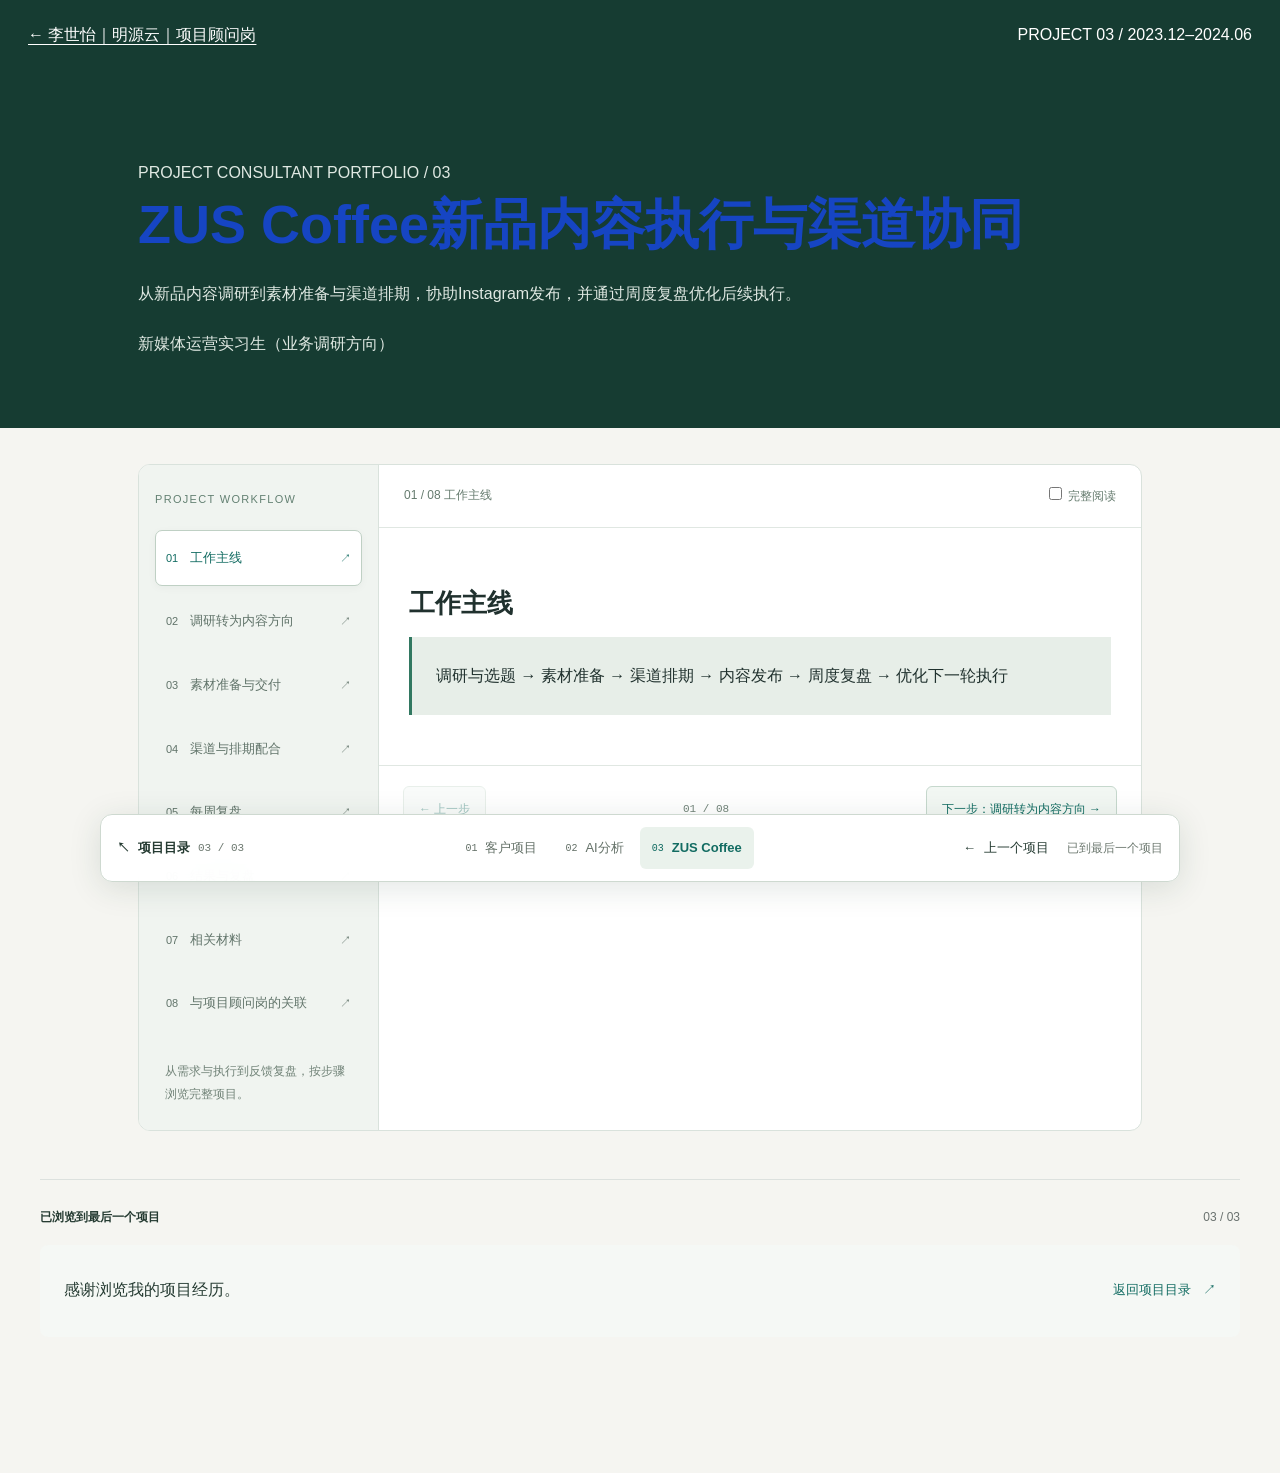
<file: docs/projects/zus-everywhere/case_study.html>
<!doctype html><html lang="zh-CN"><head><meta charset="UTF-8"><meta name="viewport" content="width=device-width,initial-scale=1"><title>ZUS Coffee新品内容执行与渠道协同｜李世怡｜明源云项目顾问岗</title><meta name="description" content="从新品内容调研到素材准备与渠道排期，协助Instagram发布，并通过周度复盘优化后续执行。"><style>
    :root { --ink: #202a38; --blue: #1645c3; --pink: #ad3168; --teal: #08786a; --gold: #805e13; --yellow: #ffe083; --line: #d9e0e8; --muted: #596777; --soft: #f4f6f9; }
    * { box-sizing: border-box; }
    html { scroll-behavior: smooth; scroll-padding-top: 86px; }
    body { margin: 0; color: var(--ink); background: #fff; font: 16px/1.8 Inter, -apple-system, BlinkMacSystemFont, "Segoe UI", "PingFang SC", "Microsoft YaHei", sans-serif; letter-spacing: 0; }
    h1, h2, h3, h4, p, figure { margin: 0; }
    h1, h2, h3, h4 { line-height: 1.4; letter-spacing: 0; text-wrap: balance; }
    p { overflow-wrap: anywhere; }
    a { color: inherit; text-underline-offset: 4px; }
    img { display: block; max-width: 100%; height: auto; }
    button { font: inherit; cursor: pointer; touch-action: manipulation; }
    button, a { -webkit-tap-highlight-color: transparent; }
    [hidden] { display: none !important; }
    :focus-visible { outline: 3px solid var(--pink); outline-offset: 4px; }
    .wrap { width: min(1180px, calc(100% - 64px)); margin-inline: auto; }
    .skip-link { position: fixed; top: 10px; left: 10px; z-index: 100; padding: 8px 12px; background: #fff; transform: translateY(-160%); }
    .skip-link:focus { transform: none; }
    .nav { position: sticky; top: 0; z-index: 30; display: flex; align-items: center; justify-content: space-between; gap: 24px; min-height: 64px; padding: 0 max(32px, calc((100% - 1180px) / 2)); background: #fffffffa; border-bottom: 1px solid var(--line); }
    .brand { display: inline-flex; align-items: center; gap: 10px; color: var(--blue); text-decoration: none; font-size: 13px; font-weight: 750; white-space: nowrap; }
    .brand-mark { display: grid; place-items: center; width: 28px; height: 28px; border: 1px solid var(--blue); border-radius: 50%; font-size: 11px; }
    .nav-links { display: flex; gap: 22px; min-width: 0; overflow: auto; scrollbar-width: none; }
    .nav-links::-webkit-scrollbar { display: none; }
    .nav-links a { display: inline-flex; flex-shrink: 0; align-items: center; min-height: 44px; border-bottom: 2px solid transparent; color: var(--muted); text-decoration: none; font-size: 12px; }
    .nav-links a:hover, .nav-links a[aria-current="location"] { color: var(--blue); border-bottom-color: var(--blue); }
    .hero { position: relative; isolation: isolate; background: #d9e5ed; }
    .hero::before { content: ""; position: absolute; inset: 0; z-index: -1; background: linear-gradient(90deg, #f4f8fcfa 0%, #f4f8fcf5 36%, #f4f8fc75 60%, #f4f8fc00 80%), url("evidence/coffizz-launch.jpg") center 55% / cover no-repeat; }
    .hero-inner { padding-block: 55px 35px; }
    .eyebrow { margin-bottom: 20px; color: var(--blue); font-size: 11px; font-weight: 750; }
    h1 { color: var(--blue); font-size: 64px; line-height: 1.14; font-weight: 850; }
    h1 span { display: block; margin-top: 16px; color: var(--ink); font-size: 36px; line-height: 1.35; }
    .hero-copy { max-width: 570px; margin-top: 22px; color: #334558; font-size: 16px; line-height: 1.9; }
    .hero-meta { display: flex; flex-wrap: wrap; gap: 8px 20px; margin-top: 23px; font-size: 12px; color: #334558; }
    .hero-meta span { padding-left: 9px; border-left: 2px solid var(--blue); }
    .hero-source { max-width: 570px; margin-top: 28px; font-size: 10px; color: #3c4e5f; }
    .hero-source a { display: inline-flex; align-items: center; min-height: 32px; }
    .disclosure { background: var(--yellow); color: #362807; border-bottom: 1px solid #d9b759; }
    .disclosure-inner { display: grid; grid-template-columns: 205px 1fr; align-items: center; gap: 40px; padding-block: 21px; }
    .disclosure h2 { font-size: 18px; }
    .disclosure strong { font-size: 14px; }
    .disclosure p { font-size: 12px; margin-top: 5px; }
    .snapshot { border-bottom: 1px solid var(--line); }
    .metric-row { display: grid; grid-template-columns: repeat(3, minmax(0, 1fr)); }
    .metric { --accent: var(--blue); display: grid; grid-template-columns: auto 1fr; gap: 22px; align-items: center; padding: 28px; border-right: 1px solid var(--line); }
    .metric:first-child { padding-left: 0; }
    .metric:nth-child(2) { --accent: var(--teal); }
    .metric:last-child { --accent: var(--pink); border-right: 0; }
    .metric strong { color: var(--accent); font: 46px/1.2 "SFMono-Regular", Consolas, monospace; white-space: nowrap; }
    .metric b { display: block; font-size: 14px; }
    .metric small { display: block; font-size: 11px; color: var(--muted); margin-top: 4px; }
    .band { border-bottom: 1px solid var(--line); }
    .soft { background: var(--soft); }
    .section { padding-block: 74px; }
    .section-head { display: grid; grid-template-columns: .85fr 1.15fr; gap: 70px; margin-bottom: 34px; align-items: start; }
    .kicker { color: var(--blue); font-size: 11px; font-weight: 750; margin-bottom: 12px; }
    h2 { font-size: 36px; line-height: 1.35; }
    h3 { font-size: 22px; } h4 { font-size: 16px; }
    .lead { font-size: 15px; color: var(--muted); line-height: 1.95; padding-top: 3px; }
    .lead p + p { margin-top: 12px; }
    .roles { display: grid; grid-template-columns: repeat(3, minmax(0, 1fr)); gap: 30px; }
    .role { --accent: var(--blue); display: grid; grid-template-columns: 38px 1fr; gap: 18px; border-top: 3px solid var(--accent); padding-top: 24px; }
    .role:nth-child(2) { --accent: var(--pink); }
    .role:nth-child(3) { --accent: var(--teal); }
    .role > span { font: 28px/1.5 "SFMono-Regular", Consolas, monospace; color: var(--accent); }
    .role p { font-size: 13px; color: var(--muted); margin-top: 10px; }
    .research-grid { display: grid; grid-template-columns: repeat(3, minmax(0, 1fr)); gap: 30px; }
    .research-item { padding-top: 22px; border-top: 1px solid #b3bfcd; }
    .research-item > span { color: var(--blue); font: 12px/1.5 "SFMono-Regular", Consolas, monospace; }
    .research-item h3 { margin-top: 12px; }
    .research-item p { color: var(--muted); font-size: 14px; margin-top: 12px; }
    .research-item small { display: block; font-size: 11px; color: var(--gold); margin-top: 20px; }
    .research-note { padding-top: 24px; margin-top: 28px; border-top: 1px solid var(--line); font-size: 13px; color: var(--muted); }
    .workflow-heading { display: flex; justify-content: space-between; align-items: baseline; gap: 16px; flex-wrap: wrap; margin-bottom: 22px; }
    .workflow-heading h3 { font-size: 19px; }
    .example-label { font-size: 11px; color: var(--gold); font-weight: 650; }
    .workflow { display: grid; grid-template-columns: repeat(6, minmax(0, 1fr)); gap: 22px; list-style: none; margin: 0 0 38px; padding: 0; }
    .workflow li { --accent: var(--blue); position: relative; border-top: 3px solid var(--accent); padding-top: 20px; }
    .workflow li:nth-child(2), .workflow li:nth-child(5) { --accent: var(--pink); }
    .workflow li:nth-child(3), .workflow li:nth-child(6) { --accent: var(--teal); }
    .workflow li:not(:last-child)::after { content: "→"; position: absolute; right: -22px; top: -21px; color: var(--accent); font-size: 23px; background: #fff; padding-inline: 3px; }
    .workflow li > span { display: block; color: var(--accent); font: 29px/1.3 "SFMono-Regular", Consolas, monospace; margin-bottom: 12px; }
    .workflow h4 { font-size: 16px; }
    .workflow p { font-size: 12px; color: var(--muted); margin-top: 8px; }
    .tablist { display: flex; width: min(650px, 100%); padding: 4px; border: 1px solid #b7c4d4; background: #fff; border-radius: 6px; margin-bottom: 24px; }
    .tablist button { flex: 1; min-width: 0; min-height: 46px; padding: 8px 12px; border: 0; border-radius: 3px; color: var(--muted); background: transparent; font-size: 13px; }
    .tablist button[aria-selected="true"] { background: var(--blue); color: #fff; }
    .tablist button:hover:not([aria-selected="true"]) { background: var(--soft); color: var(--blue); }
    .panels { min-width: 0; }
    .panel { padding: 28px 0; border-block: 1px solid var(--line); min-width: 0; }
    .panel + .panel { margin-top: 24px; }
    .enhanced .panels { display: grid; }
    .enhanced .panel { grid-area: 1 / 1; margin: 0; }
    .enhanced .panel[aria-hidden="true"] { visibility: hidden; pointer-events: none; }
    .panel-heading { display: grid; grid-template-columns: 56px 1fr; align-items: center; gap: 20px; margin-bottom: 25px; }
    .panel-heading > span { color: var(--pink); font: 37px/1.2 "SFMono-Regular", Consolas, monospace; }
    .panel-heading small { display: block; font-size: 10px; color: var(--muted); margin-bottom: 7px; }
    .panel-heading h3 { font-size: 24px; }
    .panel-columns { display: grid; grid-template-columns: repeat(3, minmax(0, 1fr)); gap: 30px; }
    .panel-column { --accent: var(--blue); border-top: 3px solid var(--accent); padding-top: 17px; }
    .panel-column:nth-child(2) { --accent: var(--pink); }
    .panel-column:nth-child(3) { --accent: var(--teal); }
    .panel-column h4 { color: var(--accent); }
    .panel-column p { font-size: 14px; color: var(--muted); line-height: 1.9; margin-top: 11px; }
    .material-note { font-size: 11px; color: var(--muted); margin-top: 17px; }
    .evidence { display: grid; grid-template-columns: minmax(0, 1fr) minmax(0, 1fr); gap: 56px; align-items: start; margin-top: 50px; }
    .photo-link { display: block; cursor: zoom-in; border: 1px solid var(--line); background: #fff; }
    .photo-link:hover { outline: 3px solid var(--blue); outline-offset: -3px; }
    .feed img { width: 100%; aspect-ratio: 1206 / 2622; object-fit: contain; }
    figcaption { font-size: 11px; color: var(--muted); margin-top: 12px; }
    .evidence-copy { padding-top: 23px; border-top: 2px solid var(--ink); }
    .evidence-copy h3 { font-size: 27px; }
    .evidence-copy > p { margin-top: 16px; font-size: 14px; color: var(--muted); }
    .evidence-points { margin: 25px 0; }
    .evidence-points > div { padding-block: 16px; border-top: 1px solid var(--line); }
    .evidence-points dt { font-size: 14px; font-weight: 700; }
    .evidence-points dd { margin: 6px 0 0; font-size: 13px; color: var(--muted); }
    .image-note { padding: 16px 18px; margin-top: 20px; border-left: 3px solid #ae790b; background: var(--yellow); color: #362807; font-size: 12px; }
    .product-materials { display: grid; grid-template-columns: 1fr 1fr; gap: 18px; margin-top: 28px; }
    .product-materials img { width: 100%; aspect-ratio: 1; object-fit: contain; }
    .channel-steps { display: grid; grid-template-columns: repeat(3, minmax(0, 1fr)); gap: 30px; margin-bottom: 40px; }
    .channel-step { border-top: 3px solid var(--teal); padding-top: 22px; }
    .channel-step:nth-child(2) { border-color: var(--pink); }
    .channel-step:nth-child(3) { border-color: var(--blue); }
    .channel-step h3 { font-size: 21px; }
    .channel-step p { font-size: 13px; color: var(--muted); margin-top: 11px; }
    .review-intro { display: flex; justify-content: space-between; align-items: baseline; gap: 20px; flex-wrap: wrap; margin-bottom: 22px; }
    .review-intro h3 { font-size: 23px; }
    .review-note { padding: 15px 18px; background: #fff2c8; border-left: 3px solid #c79922; color: #604714; font-size: 12px; margin-bottom: 22px; }
    .results { background: #f1f7f4; }
    .result-list { list-style: none; margin: 0; padding: 0; border-top: 1px solid #b9d2c7; }
    .result-list li { display: grid; grid-template-columns: 55px .8fr 1.2fr; align-items: baseline; gap: 28px; padding-block: 26px; border-bottom: 1px solid #b9d2c7; }
    .result-list li > span { font: 22px/1.2 "SFMono-Regular", Consolas, monospace; color: var(--teal); }
    .result-list h3 { font-size: 22px; }
    .result-list p { font-size: 14px; color: var(--muted); }
    .scope-note { margin-top: 25px; font-size: 12px; color: #4b6258; }
    .scope-note strong { margin-right: 10px; color: #25654a; }
    .footer { padding-block: 22px; font-size: 11px; color: var(--muted); }
    .footer .wrap { display: flex; justify-content: space-between; gap: 20px; align-items: center; }
    .footer a { display: inline-flex; align-items: center; min-height: 44px; font-weight: 700; color: var(--blue); }
    @media (max-width: 1000px) {
      h1 { font-size: 55px; } h1 span { font-size: 32px; } h2 { font-size: 32px; }
      .hero-copy { max-width: 480px; }
      .metric { grid-template-columns: 1fr; gap: 9px; padding-inline: 22px; }
      .metric strong { font-size: 40px; }
      .section-head { gap: 36px; }
      .role { grid-template-columns: 30px 1fr; gap: 12px; } .role h3 { font-size: 20px; }
      .workflow { gap: 15px; } .workflow li:not(:last-child)::after { right: -19px; font-size: 20px; top: -19px; }
      .workflow h4 { font-size: 14px; }
      .evidence { gap: 30px; }
      .product-materials { gap: 12px; }
    }
    @media (max-width: 760px) {
      html { scroll-padding-top: 102px; }
      .wrap { width: calc(100% - 36px); }
      .nav { flex-direction: column; align-items: stretch; padding: 12px 18px 0; gap: 0; }
      .brand { font-size: 12px; } .brand-mark { width: 24px; height: 24px; }
      .nav-links { width: 100%; gap: 23px; } .nav-links a { font-size: 11px; }
      .hero::before { background-image: linear-gradient(90deg, #f4f8fcfa 0%, #f4f8fce8 48%, #f4f8fc85 100%), url("evidence/coffizz-launch.jpg"); background-position: center, 68% center; }
      .hero-inner { padding-block: 32px 22px; }
      h1 { font-size: 44px; } h1 span { margin-top: 14px; font-size: 27px; }
      .eyebrow { font-size: 10px; margin-bottom: 15px; }
      .hero-copy { font-size: 14px; margin-top: 17px; max-width: 390px; }
      .hero-meta { font-size: 10px; gap: 7px 14px; margin-top: 18px; }
      .hero-source { font-size: 10px; margin-top: 16px; }
      .disclosure-inner { grid-template-columns: 1fr; gap: 8px; padding-block: 18px; }
      .disclosure h2 { font-size: 18px; } .disclosure strong { font-size: 12px; } .disclosure p { font-size: 11px; }
      .metric, .metric:first-child { padding: 22px 12px; }
      .metric:first-child { padding-left: 0; } .metric:last-child { padding-right: 0; }
      .metric strong { font-size: 30px; } .metric b { font-size: 12px; } .metric small { font-size: 10px; }
      .section { padding-block: 50px; }
      .section-head { grid-template-columns: 1fr; gap: 18px; margin-bottom: 28px; }
      h2 { font-size: 29px; } .kicker { font-size: 10px; margin-bottom: 10px; } .lead { font-size: 14px; }
      .roles, .research-grid { grid-template-columns: 1fr; gap: 24px; }
      .role { padding-top: 18px; grid-template-columns: 35px 1fr; gap: 15px; }
      .role h3 { font-size: 21px; } .role p { margin-top: 7px; }
      .research-item { padding-top: 18px; } .research-item h3 { font-size: 21px; margin-top: 8px; }
      .research-item p { margin-top: 8px; font-size: 13px; } .research-item small { margin-top: 12px; }
      .research-note { font-size: 12px; padding-top: 20px; margin-top: 25px; }
      .workflow-heading h3 { font-size: 18px; } .example-label { font-size: 10px; }
      .workflow { grid-template-columns: 1fr; gap: 0; margin-bottom: 28px; }
      .workflow li { border-top: 0; border-left: 2px solid var(--accent); padding: 0 0 24px 54px; margin-left: 9px; }
      .workflow li:last-child { padding-bottom: 0; }
      .workflow li > span { position: absolute; top: 1px; left: 14px; font-size: 21px; }
      .workflow h4 { font-size: 17px; } .workflow p { margin-top: 6px; }
      .workflow li:not(:last-child)::after { content: "↓"; top: auto; bottom: 0; left: -10px; right: auto; font-size: 20px; padding: 0; }
      .tablist { width: 100%; margin-bottom: 20px; } .tablist button { font-size: 12px; padding-inline: 6px; }
      .panel { padding-block: 22px; }
      .panel-heading { grid-template-columns: 38px 1fr; gap: 15px; margin-bottom: 20px; }
      .panel-heading > span { font-size: 29px; } .panel-heading h3 { font-size: 21px; }
      .panel-columns { grid-template-columns: 1fr; gap: 23px; }
      .panel-column { padding-top: 15px; } .panel-column p { font-size: 13px; margin-top: 9px; }
      .material-note { font-size: 10px; }
      .evidence { grid-template-columns: 1fr; gap: 26px; margin-top: 35px; }
      .evidence-copy { padding-top: 19px; } .evidence-copy h3 { font-size: 25px; }
      .evidence-copy > p { font-size: 13px; }
      .product-materials { gap: 16px; }
      .channel-steps { grid-template-columns: 1fr; gap: 24px; margin-bottom: 30px; }
      .channel-step { padding-top: 18px; } .channel-step p { margin-top: 8px; }
      .review-intro { gap: 8px; } .review-intro h3 { font-size: 21px; }
      .review-note { font-size: 11px; padding: 14px 16px; }
      .result-list li { grid-template-columns: 32px 1fr; gap: 10px 16px; padding-block: 23px; }
      .result-list li > span { font-size: 19px; } .result-list h3 { font-size: 21px; }
      .result-list p { grid-column: 2; font-size: 13px; }
      .scope-note { font-size: 11px; } .scope-note strong { display: block; margin-bottom: 6px; }
      .footer .wrap { flex-direction: column; align-items: flex-start; gap: 6px; }
    }
    @media (max-width: 360px) { .metric strong { font-size: 26px; } .nav-links { gap: 17px; } }
    @media (prefers-reduced-motion: reduce) { html { scroll-behavior: auto; } }
  
body{background:#f5f5f1;color:#20312e;font:16px/1.9 -apple-system,BlinkMacSystemFont,"PingFang SC",sans-serif} .case-wrap{max-width:1060px;margin:auto;padding:0 28px}.case-top{background:#163c32;color:white;padding:20px 28px;display:flex;justify-content:space-between;gap:20px;flex-wrap:wrap}.case-top a{color:inherit}.case-hero{background:#163c32;color:white;padding:68px 0}.case-hero h1{font-size:clamp(30px,5vw,54px);line-height:1.3;max-width:900px}.case-hero p{max-width:700px;margin-top:20px;color:#e0e9e3}.case-section{padding:38px 0;border-bottom:1px solid #d2dcd5}.case-section h2{font-size:27px;margin-bottom:16px}.label{font-size:12px;color:#658277;letter-spacing:.14em}.loop{padding:24px;background:#e7eee8;border-left:3px solid #327861}.evidence-grid{display:grid;grid-template-columns:repeat(2,minmax(0,1fr));gap:24px;margin-top:24px}.evidence-grid img{width:100%;height:340px;object-fit:contain;background:white}.evidence-grid figure{margin:0}.evidence-grid figcaption,.note{font-size:13px;color:#62746c}.project-nav{display:flex;flex-wrap:wrap;gap:20px;padding:35px 0}.cta{display:inline-block;margin:20px 0;background:#163c32;color:white;padding:12px 20px}.proof{padding:24px;border:1px solid #cbd7cf;background:white}@media(max-width:640px){.evidence-grid{grid-template-columns:1fr}.case-hero{padding:40px 0}.case-top{font-size:13px}.evidence-grid img{height:280px}}</style><link rel="stylesheet" href="../project-navigation.css"><link rel="stylesheet" href="../case-workflow.css"></head><body><header class="case-top"><a href="../../index.html">← 李世怡｜明源云｜项目顾问岗</a><span>PROJECT 03 / 2023.12–2024.06</span></header><main><div class="case-hero"><div class="case-wrap"><p>PROJECT CONSULTANT PORTFOLIO / 03</p><h1>ZUS Coffee新品内容执行与渠道协同</h1><p>从新品内容调研到素材准备与渠道排期，协助Instagram发布，并通过周度复盘优化后续执行。</p><p>新媒体运营实习生（业务调研方向）</p></div></div><div class="case-wrap"><section class="case-section"><h2>工作主线</h2><p class="loop">调研与选题 → 素材准备 → 渠道排期 → 内容发布 → 周度复盘 → 优化下一轮执行</p></section><section id="step-0" class="case-section"><p class="label">01 / PROCESS</p><h2>调研转为内容方向</h2><p>参与新品内容前期调研，结合目标用户偏好、社媒互动反馈和竞品内容表现，提炼新品推广重点，为选题、画面和文案提供参考。</p></section><section id="step-1" class="case-section"><p class="label">02 / PROCESS</p><h2>素材准备与交付</h2><p>协助完成50条Instagram内容发布，参与选题、拍摄、剪辑及英文文案制作，整理hashtag与素材，支持团队完成内容准备和发布。</p></section><section id="step-2" class="case-section"><p class="label">03 / PROCESS</p><h2>渠道与排期配合</h2><p>配合产品线上首发及FamilyMart线下渠道传播，协助整理宣传素材、门店信息和发布排期，让产品信息、渠道说明和发布时间相互衔接。</p></section><section id="step-3" class="case-section"><p class="label">04 / PROCESS</p><h2>每周复盘</h2><p>每周跟踪内容数据，累计输出15+次内容复盘，结合互动反馈调整后续选题和表达，将执行结果带回下一轮内容准备。</p></section><section class="case-section"><h2>结果与复盘</h2><p>协助完成50条Instagram内容发布，累计输出15+次内容复盘，协同带动账号粉丝增长1.1w+。粉丝增长为账号整体结果，不等同于个人独立贡献或销售增长。</p></section><section class="case-section"><h2>相关材料</h2><p class="note">保留参考站已有材料；图片用于展示相应场景，品牌资料不代表全部由本人独立制作。流程表述按本版简历整理，未展示客户内部明细。</p><div class="evidence-grid"><figure><a href="../../works/covers/zus-everywhere.jpg" target="_blank" rel="noopener"><img src="../../works/covers/zus-everywhere.jpg" alt="品牌内容与传播场景" loading="lazy"></a><figcaption>品牌内容与传播场景</figcaption></figure><figure><a href="evidence/coffizz-carton.png" target="_blank" rel="noopener"><img src="evidence/coffizz-carton.png" alt="产品包装资料图" loading="lazy"></a><figcaption>产品包装资料图</figcaption></figure></div></section><section class="case-section"><h2>与项目顾问岗的关联</h2><p>从业务信息中明确任务，配合准备材料与执行，记录反馈并跟进下一步。保留项目原有业务背景，体现可迁移的需求理解、沟通协同与问题跟进能力。</p></section></div></main><script src="../case-workflow.js"></script><script src="../project-navigation.js"></script></body></html>
</file>
<file: docs/projects/project-navigation.css>
.has-project-browser { padding-bottom: 100px; }
.project-browser { position: fixed; z-index: 60; inset: auto 24px 18px; color: #253b32; font: 13px/1.5 -apple-system, BlinkMacSystemFont, "Segoe UI", "PingFang SC", "Microsoft YaHei", sans-serif; }
.project-browser-inner { display: flex; align-items: center; justify-content: space-between; gap: 22px; max-width: 1080px; margin-inline: auto; padding: 12px 16px; border: 1px solid #ced9d0; border-radius: 12px; background: #fffffff5; box-shadow: 0 6px 32px #203c3021; backdrop-filter: blur(16px); }
.project-browser a { display: inline-flex; align-items: center; justify-content: center; gap: 8px; min-height: 42px; color: inherit; text-decoration: none; white-space: nowrap; }
.project-browser a:focus-visible, .project-continuation a:focus-visible { outline: 2px solid #126c62; outline-offset: 4px; }
.project-browser-home { font-weight: 600; }
.project-browser-count { color: #6c786f; font: 11px/1.5 monospace; font-weight: 400; }
.project-browser-list { display: flex; gap: 4px; }
.project-browser-list a { padding-inline: 12px; border-radius: 6px; color: #637067; }
.project-browser-list a > span { font: 10px/1.5 monospace; }
.project-browser-list a[aria-current="page"] { background: #eaf2ec; color: #126c62; font-weight: 650; }
.project-browser-list a:hover, .project-browser-home:hover { color: #126c62; background: #f1f6f2; }
.project-browser-actions { display: flex; align-items: center; gap: 18px; }
.project-browser-actions .project-browser-next { padding-inline: 16px; border-radius: 6px; background: #126c62; color: #fff; }
.project-browser-next:hover { background: #0e514a; }
.project-browser-end { color: #6c786f; font-size: 12px; white-space: nowrap; }
.project-continuation { width: min(1280px, calc(100% - 80px)); margin: 20px auto 36px; padding-top: 26px; border-top: 1px solid #dce1de; color: #253b32; }
.project-continuation-heading { display: flex; justify-content: space-between; gap: 16px; margin-bottom: 16px; color: #69716e; font-size: 12px; }
.project-continuation-heading > span:first-child { font-weight: 650; color: #253b32; }
.project-continuation-card { display: flex; align-items: center; gap: 28px; padding: 22px; border: 1px solid #dce1de; border-radius: 8px; background: #f5f8f5; color: inherit; text-decoration: none; transition: border-color .2s, background .2s; }
.project-continuation-card:hover { border-color: #92afa0; background: #eef5ef; }
.project-continuation-card > img { width: 150px; height: 100px; object-fit: cover; border-radius: 4px; }
.project-continuation-copy { display: grid; gap: 8px; }
.project-continuation-copy > small { color: #126c62; font: 10px/1.5 monospace; letter-spacing: .1em; }
.project-continuation-copy > strong { font-size: 22px; line-height: 1.5; }
.project-continuation-copy > span { color: #69716e; font-size: 12px; }
.project-continuation-arrow { margin-left: auto; color: #126c62; font-size: 30px; }
.project-complete { display: flex; align-items: center; justify-content: space-between; gap: 20px; padding: 24px; background: #f5f8f5; border-radius: 8px; }
.project-complete p { margin: 0; font-size: 16px; }
.project-complete a { display: inline-flex; gap: 12px; align-items: center; min-height: 44px; color: #126c62; font-size: 13px; text-decoration: none; }
@media (max-width: 1050px) {
  .project-browser-inner { gap: 12px; }
  .project-browser-list a { padding-inline: 8px; }
  .project-browser-count { display: none; }
  .project-browser-actions { gap: 12px; }
}
@media (max-width: 800px) {
  .has-project-browser { padding-bottom: calc(138px + env(safe-area-inset-bottom)); }
  .project-browser { inset: auto 12px 10px; bottom: calc(10px + env(safe-area-inset-bottom)); font-size: 12px; }
  .project-browser-inner { flex-wrap: wrap; column-gap: 12px; row-gap: 4px; padding: 8px 12px; }
  .project-browser-home { margin-right: auto; }
  .project-browser-count { display: inline; }
  .project-browser-list { order: 3; width: 100%; border-top: 1px solid #e4eae5; padding-top: 4px; }
  .project-browser-list a { flex: 1; min-height: 36px; }
  .project-browser-actions { gap: 12px; }
  .project-browser-actions a { gap: 4px; }
  .project-browser-actions .project-browser-next { padding-inline: 12px; }
  .project-continuation { width: calc(100% - 40px); }
  .project-continuation-card { gap: 16px; padding: 16px; }
  .project-continuation-card > img { width: 96px; height: 96px; }
  .project-continuation-copy > strong { font-size: 17px; }
}
@media (max-width: 420px) {
  .project-browser-count { display: none; }
  .project-browser-inner { column-gap: 8px; }
  .project-browser-actions { gap: 8px; }
  .project-continuation-card > img { width: 64px; height: 80px; }
  .project-continuation-copy > strong { font-size: 15px; }
  .project-continuation-copy > span { font-size: 11px; }
  .project-continuation-arrow { font-size: 22px; }
  .project-complete { align-items: flex-start; flex-direction: column; gap: 8px; }
}
@media print { .project-browser, .project-continuation { display: none; } .has-project-browser { padding-bottom: 0; } }
</file>
<file: docs/projects/case-workflow.css>
.case-workflow{display:grid;grid-template-columns:240px minmax(0,1fr);background:#fff;border:1px solid #d9e2dc;border-radius:12px;margin:36px 0 48px;scroll-margin-top:20px;overflow:hidden}.workflow-sidebar{background:#f0f4f0;padding:24px 16px;border-right:1px solid #d9e2dc}.workflow-eyebrow{font-size:11px;letter-spacing:.12em;color:#638072;margin-bottom:20px}.workflow-tabs{display:grid;gap:7px}.workflow-tabs button{display:flex;align-items:center;gap:12px;width:100%;padding:15px 10px;text-align:left;border:1px solid transparent;border-radius:7px;background:transparent;color:#607369;font:inherit;cursor:pointer}.workflow-tabs button strong{font-size:13px;font-weight:500;flex:1}.workflow-tabs button>span{font-size:11px}.workflow-tabs button[aria-selected=true]{background:#fff;border-color:#bfd0c4;color:#126c62;box-shadow:0 2px 8px #1838290a}.workflow-note{font-size:12px;color:#718378;margin:28px 10px 0}.workflow-main{min-width:0}.workflow-heading{display:flex;align-items:center;justify-content:space-between;gap:16px;padding:19px 25px;border-bottom:1px solid #e0e7e2;font-size:12px;color:#657b6e}.workflow-heading label{white-space:nowrap;cursor:pointer}.workflow-heading input{accent-color:#126c62}.workflow-content{padding:10px 30px 24px}.workflow-content .case-section{padding:26px 0;border:0}.workflow-content .case-section[hidden]{display:none!important}.workflow-content h2{font-size:26px}.workflow-content .evidence-grid{grid-template-columns:1fr}.workflow-pager{display:flex;align-items:center;justify-content:space-between;gap:12px;padding:20px 24px;border-top:1px solid #e0e7e2}.workflow-pager button{padding:11px 15px;border:1px solid #c6d8cd;border-radius:6px;color:#126c62;background:#f2f7f3;font:inherit;font-size:12px;cursor:pointer}.workflow-pager button:disabled{opacity:.4;cursor:default}.workflow-pager>span{font:11px monospace;color:#718378}.workflow-tabs button:focus-visible,.workflow-pager button:focus-visible{outline:2px solid #126c62;outline-offset:2px}@media(max-width:760px){.case-workflow{grid-template-columns:1fr}.workflow-sidebar{padding:14px;border-right:0;border-bottom:1px solid #d9e2dc}.workflow-tabs{display:flex;overflow-x:auto}.workflow-tabs button{width:auto;white-space:nowrap;flex-shrink:0;padding:12px}.workflow-tabs button>span:last-child,.workflow-note{display:none}.workflow-eyebrow{margin-bottom:10px}.workflow-content{padding:5px 20px 20px}.workflow-heading{padding:16px}.workflow-pager{padding:16px;flex-wrap:wrap}.workflow-content h2{font-size:23px}.workflow-pager .workflow-next{max-width:60%;text-align:left}}@media print{.workflow-sidebar,.workflow-heading,.workflow-pager{display:none}.case-workflow{display:block;border:0}.workflow-content .case-section[hidden]{display:block!important}}

.workflow-content .label{display:none}

.workflow-sidebar{min-width:0}.workflow-tabs{min-width:0;max-width:100%}@media(max-width:760px){.case-workflow{grid-template-columns:minmax(0,1fr)}}
</file>
